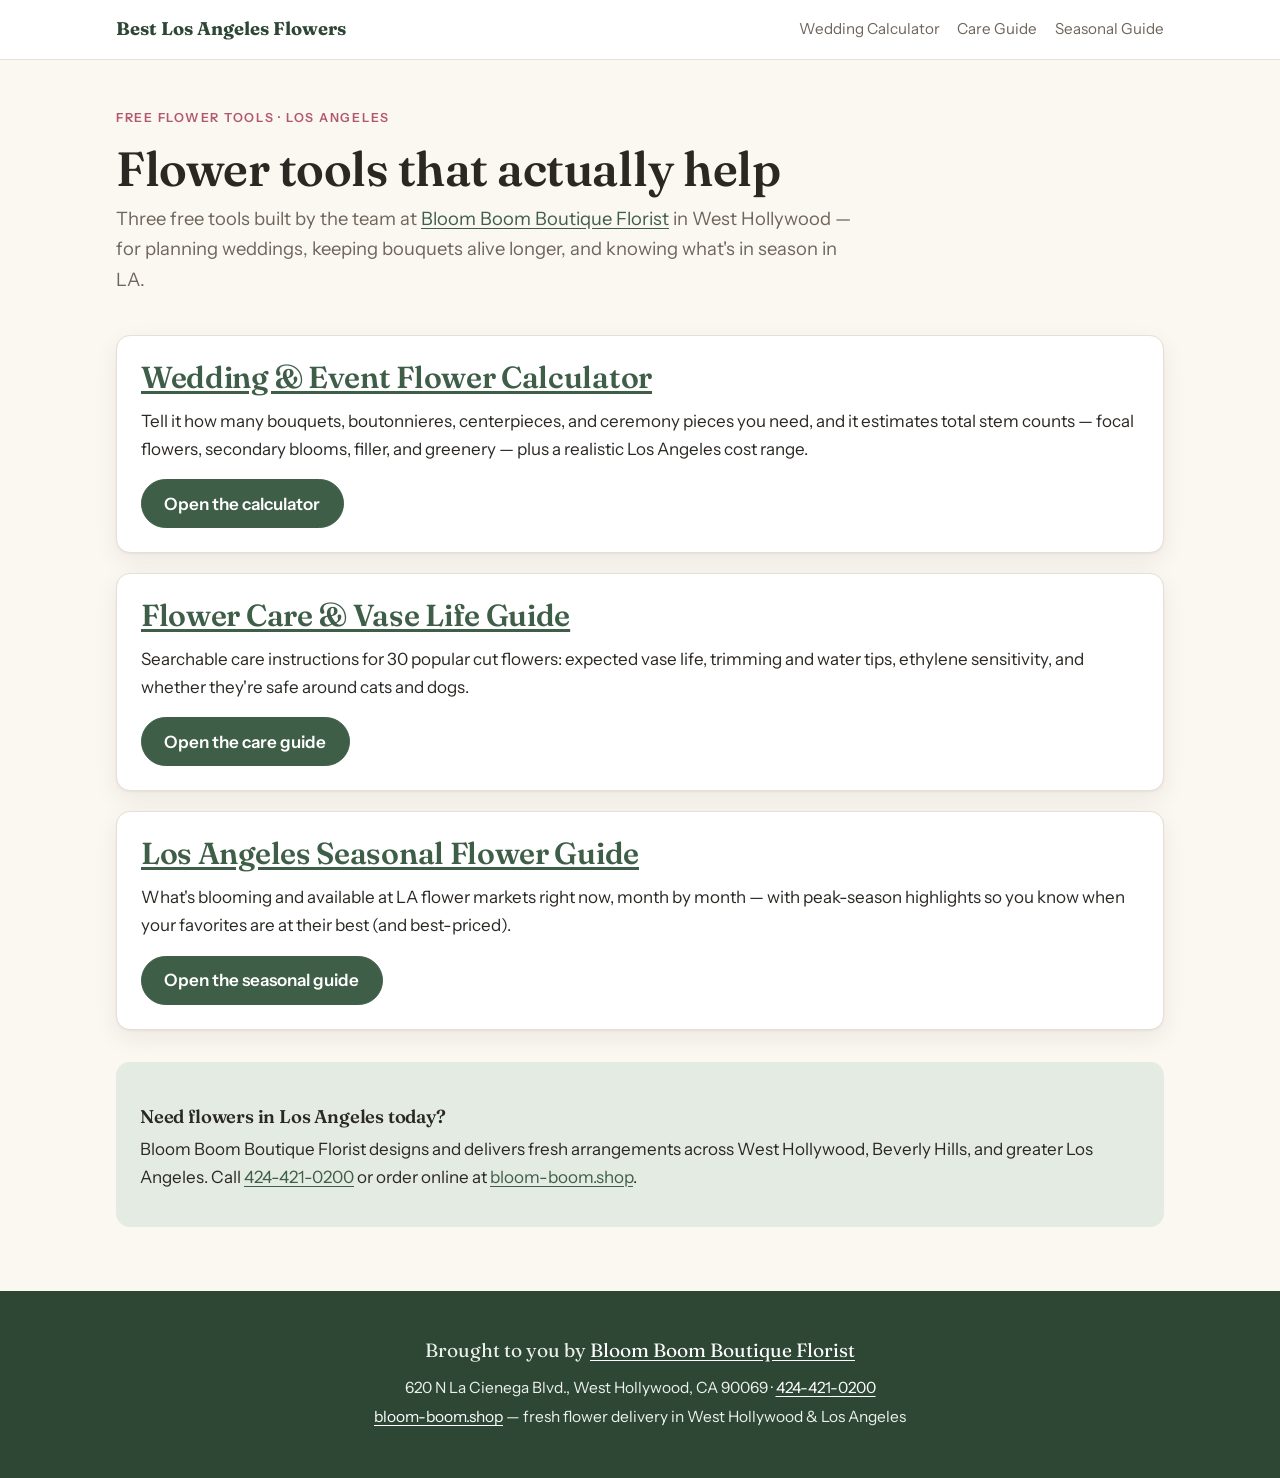
<file: index.html>
<!DOCTYPE html>
<html lang="en">
<head>
<meta charset="UTF-8">
<meta name="viewport" content="width=device-width, initial-scale=1.0">
<title>Best Los Angeles Flowers — Free Tools from Bloom Boom Boutique Florist</title>
<meta name="description" content="Free flower tools for Los Angeles: wedding flower calculator, flower care &amp; vase life guide, and LA seasonal flower guide. From Bloom Boom Boutique Florist, West Hollywood.">
<link rel="canonical" href="https://justingleader.github.io/best-los-angeles-flowers/">
<link rel="preconnect" href="https://fonts.googleapis.com">
<link rel="preconnect" href="https://fonts.gstatic.com" crossorigin>
<link href="https://fonts.googleapis.com/css2?family=Fraunces:wght@400;600;700&family=Instrument+Sans:wght@400;500;600&display=swap" rel="stylesheet">
<link rel="stylesheet" href="assets/style.css">
<script type="application/ld+json">
{
  "@context": "https://schema.org",
  "@type": "Florist",
  "name": "Bloom Boom Boutique Florist",
  "url": "https://bloom-boom.shop",
  "telephone": "+1-424-421-0200",
  "address": {
    "@type": "PostalAddress",
    "streetAddress": "620 N La Cienega Blvd.",
    "addressLocality": "West Hollywood",
    "addressRegion": "CA",
    "postalCode": "90069",
    "addressCountry": "US"
  },
  "areaServed": "Los Angeles, CA"
}
</script>
</head>
<body>

<header class="site-nav">
  <div class="container nav-inner">
    <a class="wordmark" href="./" aria-current="page">Best Los Angeles Flowers</a>
    <nav>
      <a href="wedding-flower-calculator/">Wedding Calculator</a>
      <a href="flower-care-guide/">Care Guide</a>
      <a href="la-seasonal-flowers/">Seasonal Guide</a>
    </nav>
  </div>
</header>

<main class="container">
  <div class="tool-header">
    <p class="eyebrow">Free flower tools · Los Angeles</p>
    <h1>Flower tools that actually help</h1>
    <p class="lede">Three free tools built by the team at
    <a href="https://bloom-boom.shop">Bloom Boom Boutique Florist</a> in West Hollywood —
    for planning weddings, keeping bouquets alive longer, and knowing what's in season in LA.</p>
  </div>

  <div class="card">
    <h2><a href="wedding-flower-calculator/">Wedding &amp; Event Flower Calculator</a></h2>
    <p>Tell it how many bouquets, boutonnieres, centerpieces, and ceremony pieces you need,
    and it estimates total stem counts — focal flowers, secondary blooms, filler, and greenery —
    plus a realistic Los Angeles cost range.</p>
    <a class="btn btn-primary" href="wedding-flower-calculator/">Open the calculator</a>
  </div>

  <div class="card">
    <h2><a href="flower-care-guide/">Flower Care &amp; Vase Life Guide</a></h2>
    <p>Searchable care instructions for 30 popular cut flowers: expected vase life, trimming and
    water tips, ethylene sensitivity, and whether they're safe around cats and dogs.</p>
    <a class="btn btn-primary" href="flower-care-guide/">Open the care guide</a>
  </div>

  <div class="card">
    <h2><a href="la-seasonal-flowers/">Los Angeles Seasonal Flower Guide</a></h2>
    <p>What's blooming and available at LA flower markets right now, month by month — with
    peak-season highlights so you know when your favorites are at their best (and best-priced).</p>
    <a class="btn btn-primary" href="la-seasonal-flowers/">Open the seasonal guide</a>
  </div>

  <div class="panel-soft mt-2">
    <h3>Need flowers in Los Angeles today?</h3>
    <p>Bloom Boom Boutique Florist designs and delivers fresh arrangements across West Hollywood,
    Beverly Hills, and greater Los Angeles. Call <a href="tel:+14244210200">424-421-0200</a> or
    order online at <a href="https://bloom-boom.shop">bloom-boom.shop</a>.</p>
  </div>
</main>

<footer class="site-footer">
  <p class="footer-brand">Brought to you by <a href="https://bloom-boom.shop">Bloom Boom Boutique Florist</a></p>
  <p>620 N La Cienega Blvd., West Hollywood, CA 90069 · <a href="tel:+14244210200">424-421-0200</a></p>
  <p><a href="https://bloom-boom.shop">bloom-boom.shop</a> — fresh flower delivery in West Hollywood &amp; Los Angeles</p>
</footer>

</body>
</html>
</file>
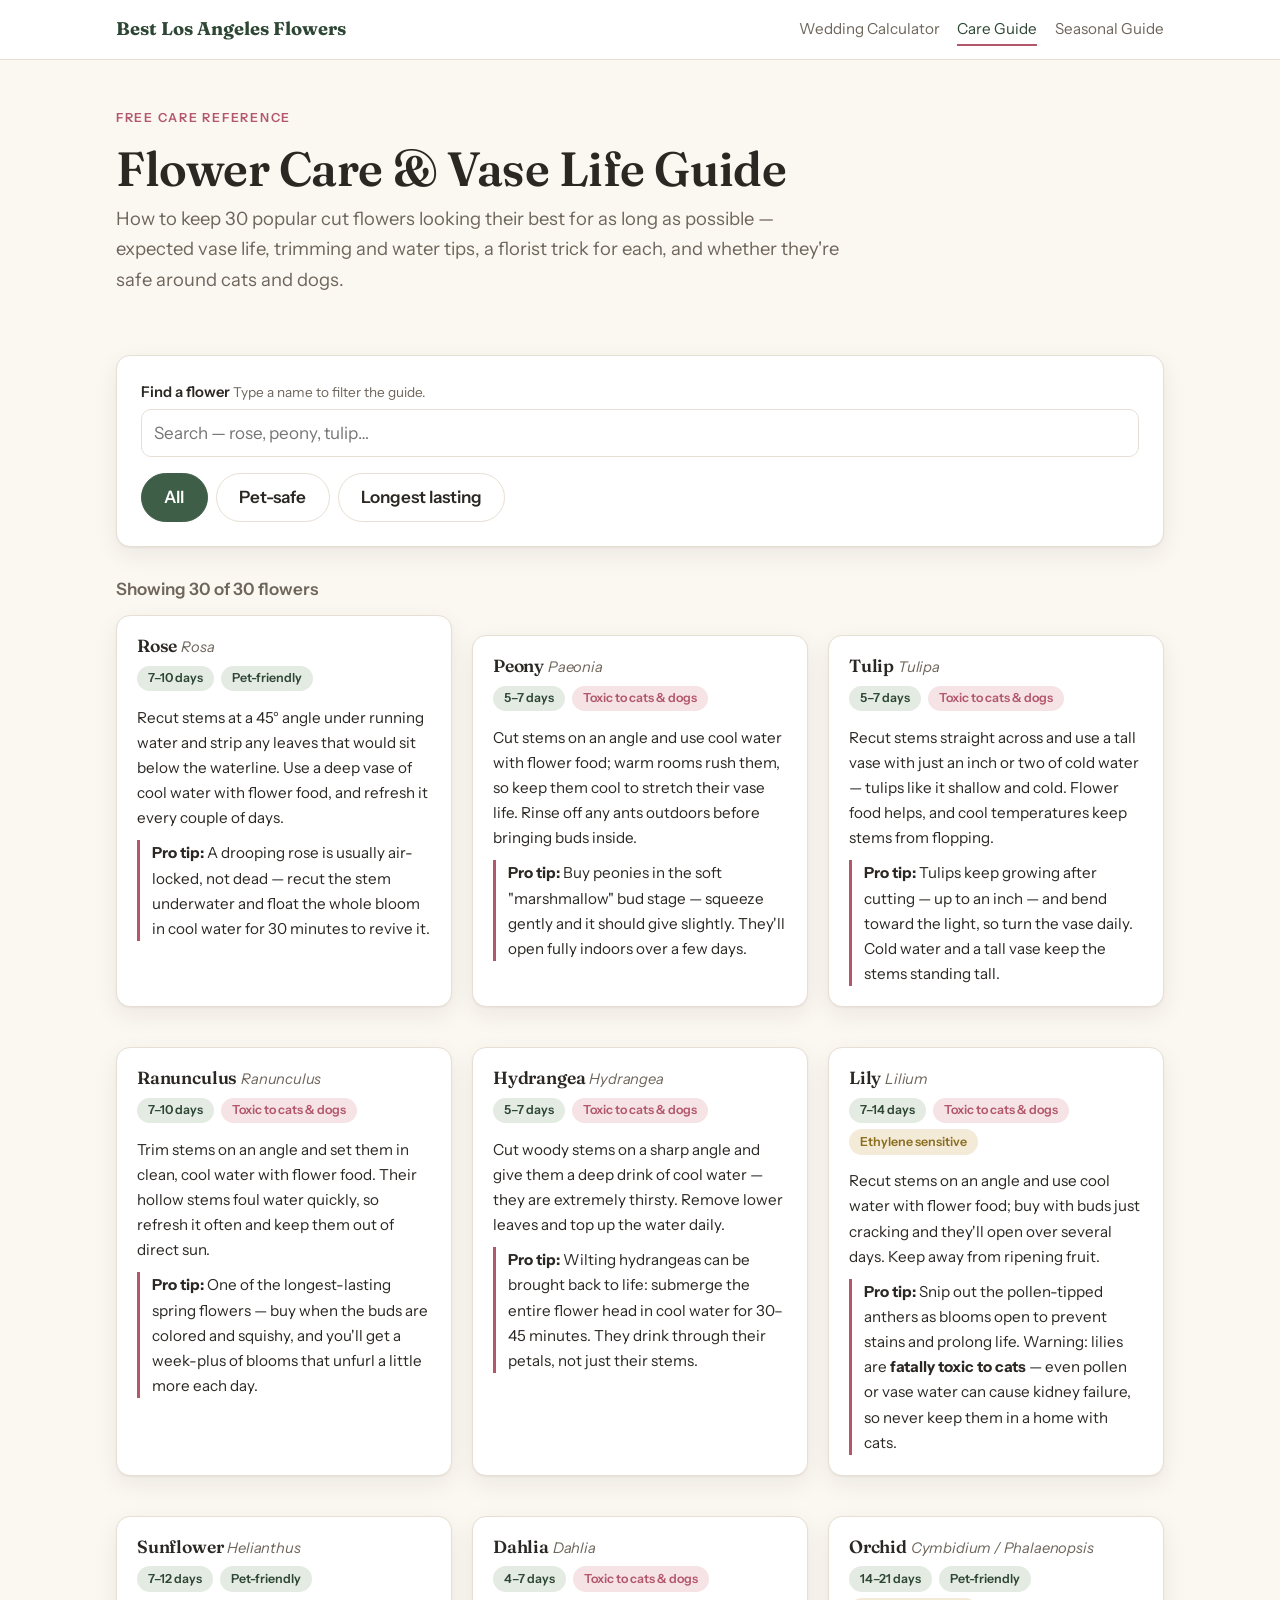
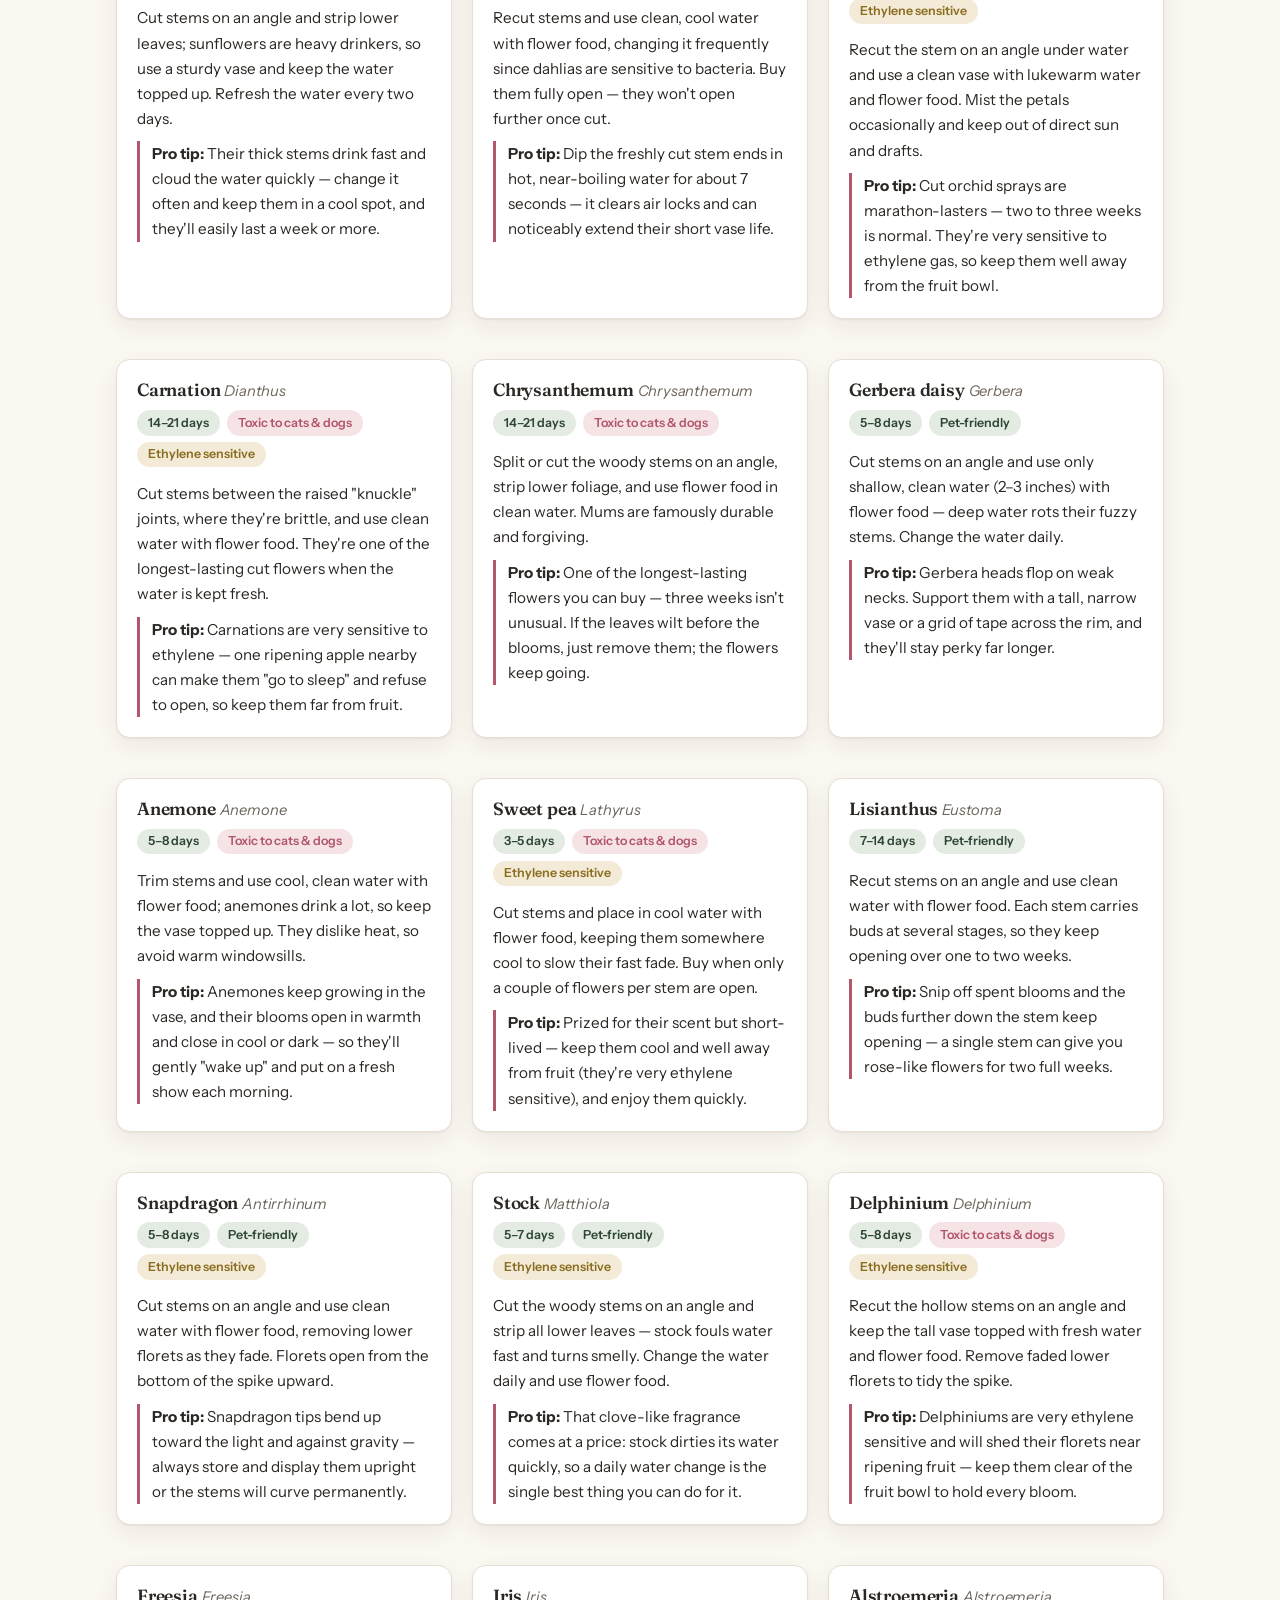
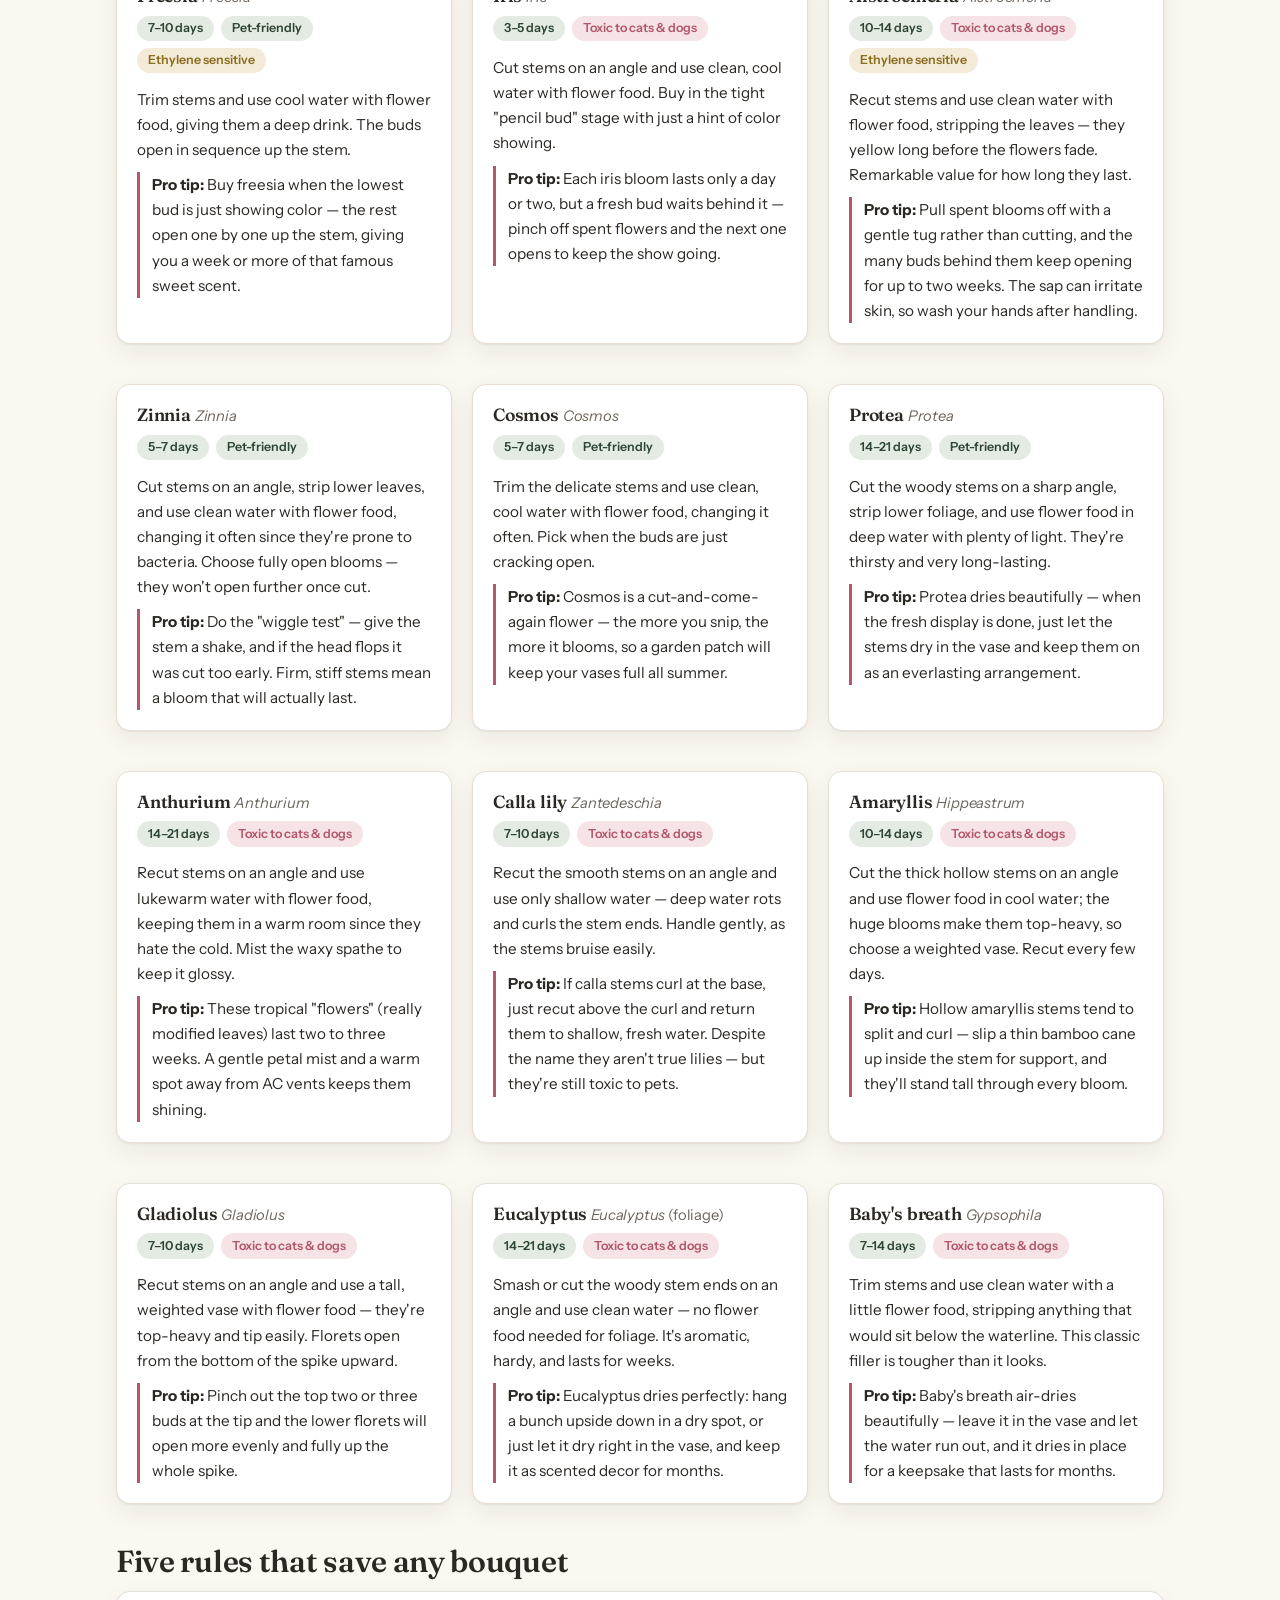
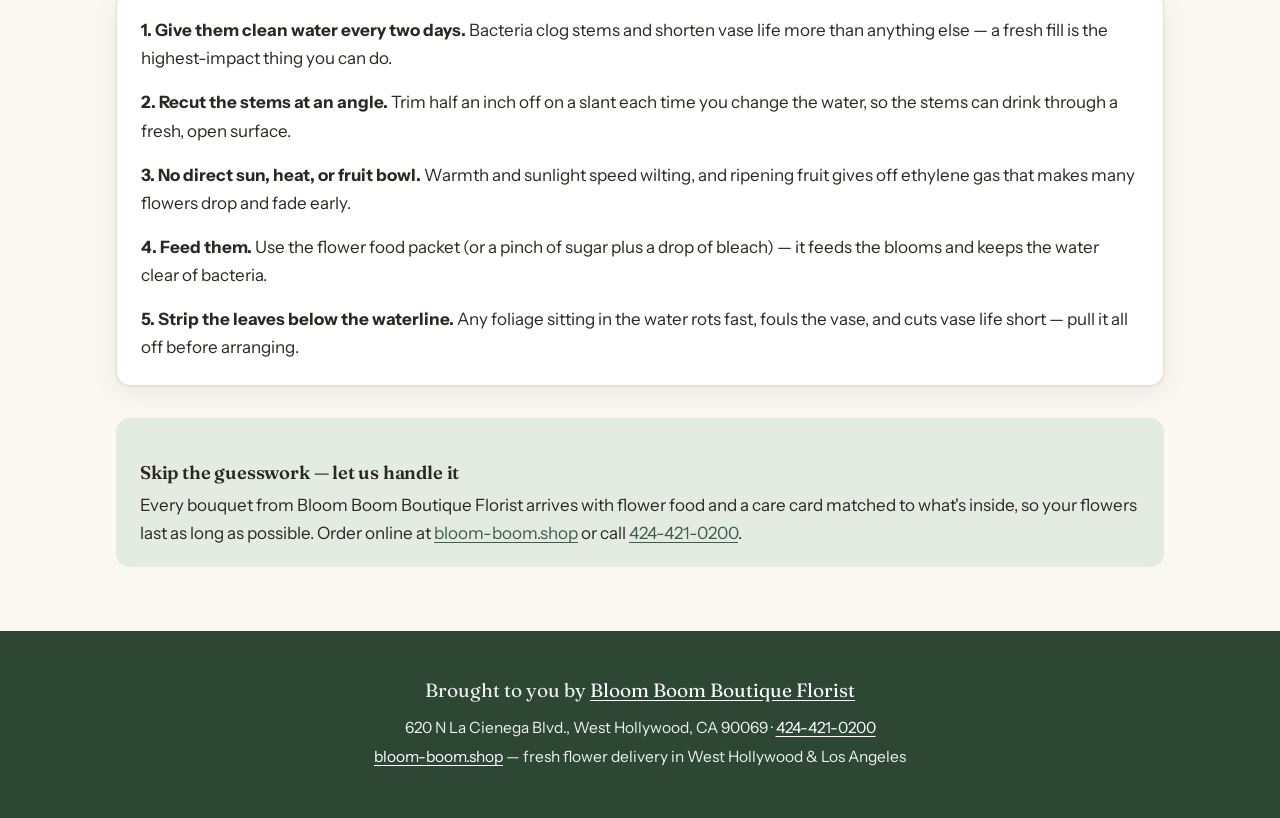
<file: flower-care-guide/index.html>
<!DOCTYPE html>
<html lang="en">
<head>
<meta charset="UTF-8">
<meta name="viewport" content="width=device-width, initial-scale=1.0">
<title>Flower Care &amp; Vase Life Guide — 30 Cut Flowers | Best Los Angeles Flowers</title>
<meta name="description" content="How to care for 30 popular cut flowers: vase life, trimming, water tips, and pet safety — from Bloom Boom Boutique Florist in West Hollywood, Los Angeles.">
<link rel="canonical" href="https://justingleader.github.io/best-los-angeles-flowers/flower-care-guide/">
<link rel="preconnect" href="https://fonts.googleapis.com">
<link rel="preconnect" href="https://fonts.gstatic.com" crossorigin>
<link href="https://fonts.googleapis.com/css2?family=Fraunces:wght@400;600;700&family=Instrument+Sans:wght@400;500;600&display=swap" rel="stylesheet">
<link rel="stylesheet" href="../assets/style.css">
<script type="application/ld+json">
{
  "@context": "https://schema.org",
  "@type": "Florist",
  "name": "Bloom Boom Boutique Florist",
  "url": "https://bloom-boom.shop",
  "telephone": "+1-424-421-0200",
  "address": {
    "@type": "PostalAddress",
    "streetAddress": "620 N La Cienega Blvd.",
    "addressLocality": "West Hollywood",
    "addressRegion": "CA",
    "postalCode": "90069",
    "addressCountry": "US"
  },
  "areaServed": "Los Angeles, CA"
}
</script>
<style>
  .controls { margin-top: 1.25rem; }
  .filter-group {
    display: flex;
    flex-wrap: wrap;
    gap: 0.5rem;
    margin-top: 1rem;
  }
  .count-line {
    margin: 1.75rem 0 0.75rem;
    font-weight: 600;
    color: var(--muted);
  }
  .flower-grid {
    display: grid;
    grid-template-columns: repeat(auto-fill, minmax(17.5rem, 1fr));
    gap: 1.25rem;
  }
  .flower-card { padding: 1.25rem; }
  .flower-card h3 {
    margin: 0 0 0.6rem;
    font-size: 1.1rem;
  }
  .flower-card h3 .genus {
    font-family: var(--font-body);
    font-weight: 400;
    color: var(--muted);
    font-size: 0.92rem;
  }
  .badge-row {
    display: flex;
    flex-wrap: wrap;
    gap: 0.4rem;
    margin-bottom: 0.85rem;
  }
  .flower-card p {
    font-size: 0.95rem;
    margin: 0 0 0.65rem;
  }
  .flower-card .pro-tip {
    margin-bottom: 0;
    border-left: 3px solid var(--rose);
    padding-left: 0.75rem;
    color: var(--ink);
  }
  .flower-card[hidden] { display: none; }
  .empty-state { margin-top: 1.25rem; }
</style>
</head>
<body>

<header class="site-nav">
  <div class="container nav-inner">
    <a class="wordmark" href="../">Best Los Angeles Flowers</a>
    <nav>
      <a href="../wedding-flower-calculator/">Wedding Calculator</a>
      <a href="../flower-care-guide/" aria-current="page">Care Guide</a>
      <a href="../la-seasonal-flowers/">Seasonal Guide</a>
    </nav>
  </div>
</header>

<main class="container">
  <div class="tool-header">
    <p class="eyebrow">Free care reference</p>
    <h1>Flower Care &amp; Vase Life Guide</h1>
    <p class="lede">How to keep 30 popular cut flowers looking their best for as long as possible —
    expected vase life, trimming and water tips, a florist trick for each, and whether they're
    safe around cats and dogs.</p>
  </div>

  <div class="card controls no-print">
    <label for="flower-search">Find a flower
      <span class="field-hint">Type a name to filter the guide.</span>
    </label>
    <input type="search" id="flower-search" placeholder="Search — rose, peony, tulip…" autocomplete="off">
    <div class="filter-group" role="group" aria-label="Filter flowers">
      <button type="button" class="btn btn-primary" data-filter="all" aria-pressed="true">All</button>
      <button type="button" class="btn" data-filter="petsafe" aria-pressed="false">Pet-safe</button>
      <button type="button" class="btn" data-filter="longest" aria-pressed="false">Longest lasting</button>
    </div>
  </div>

  <p class="count-line" id="count-line" role="status" aria-live="polite">Showing 30 of 30 flowers</p>

  <div class="flower-grid" id="flower-grid">

    <article class="card flower-card" data-name="rose" data-petsafe="true" data-vaselife-max="10">
      <h3>Rose <span class="genus"><em>Rosa</em></span></h3>
      <div class="badge-row">
        <span class="badge">7–10 days</span>
        <span class="badge">Pet-friendly</span>
      </div>
      <p>Recut stems at a 45° angle under running water and strip any leaves that would sit below the waterline. Use a deep vase of cool water with flower food, and refresh it every couple of days.</p>
      <p class="pro-tip"><strong>Pro tip:</strong> A drooping rose is usually air-locked, not dead — recut the stem underwater and float the whole bloom in cool water for 30 minutes to revive it.</p>
    </article>

    <article class="card flower-card" data-name="peony" data-petsafe="false" data-vaselife-max="7">
      <h3>Peony <span class="genus"><em>Paeonia</em></span></h3>
      <div class="badge-row">
        <span class="badge">5–7 days</span>
        <span class="badge badge-rose">Toxic to cats &amp; dogs</span>
      </div>
      <p>Cut stems on an angle and use cool water with flower food; warm rooms rush them, so keep them cool to stretch their vase life. Rinse off any ants outdoors before bringing buds inside.</p>
      <p class="pro-tip"><strong>Pro tip:</strong> Buy peonies in the soft "marshmallow" bud stage — squeeze gently and it should give slightly. They'll open fully indoors over a few days.</p>
    </article>

    <article class="card flower-card" data-name="tulip" data-petsafe="false" data-vaselife-max="7">
      <h3>Tulip <span class="genus"><em>Tulipa</em></span></h3>
      <div class="badge-row">
        <span class="badge">5–7 days</span>
        <span class="badge badge-rose">Toxic to cats &amp; dogs</span>
      </div>
      <p>Recut stems straight across and use a tall vase with just an inch or two of cold water — tulips like it shallow and cold. Flower food helps, and cool temperatures keep stems from flopping.</p>
      <p class="pro-tip"><strong>Pro tip:</strong> Tulips keep growing after cutting — up to an inch — and bend toward the light, so turn the vase daily. Cold water and a tall vase keep the stems standing tall.</p>
    </article>

    <article class="card flower-card" data-name="ranunculus" data-petsafe="false" data-vaselife-max="10">
      <h3>Ranunculus <span class="genus"><em>Ranunculus</em></span></h3>
      <div class="badge-row">
        <span class="badge">7–10 days</span>
        <span class="badge badge-rose">Toxic to cats &amp; dogs</span>
      </div>
      <p>Trim stems on an angle and set them in clean, cool water with flower food. Their hollow stems foul water quickly, so refresh it often and keep them out of direct sun.</p>
      <p class="pro-tip"><strong>Pro tip:</strong> One of the longest-lasting spring flowers — buy when the buds are colored and squishy, and you'll get a week-plus of blooms that unfurl a little more each day.</p>
    </article>

    <article class="card flower-card" data-name="hydrangea" data-petsafe="false" data-vaselife-max="7">
      <h3>Hydrangea <span class="genus"><em>Hydrangea</em></span></h3>
      <div class="badge-row">
        <span class="badge">5–7 days</span>
        <span class="badge badge-rose">Toxic to cats &amp; dogs</span>
      </div>
      <p>Cut woody stems on a sharp angle and give them a deep drink of cool water — they are extremely thirsty. Remove lower leaves and top up the water daily.</p>
      <p class="pro-tip"><strong>Pro tip:</strong> Wilting hydrangeas can be brought back to life: submerge the entire flower head in cool water for 30–45 minutes. They drink through their petals, not just their stems.</p>
    </article>

    <article class="card flower-card" data-name="lily" data-petsafe="false" data-vaselife-max="14">
      <h3>Lily <span class="genus"><em>Lilium</em></span></h3>
      <div class="badge-row">
        <span class="badge">7–14 days</span>
        <span class="badge badge-rose">Toxic to cats &amp; dogs</span>
        <span class="badge badge-gold">Ethylene sensitive</span>
      </div>
      <p>Recut stems on an angle and use cool water with flower food; buy with buds just cracking and they'll open over several days. Keep away from ripening fruit.</p>
      <p class="pro-tip"><strong>Pro tip:</strong> Snip out the pollen-tipped anthers as blooms open to prevent stains and prolong life. Warning: lilies are <strong>fatally toxic to cats</strong> — even pollen or vase water can cause kidney failure, so never keep them in a home with cats.</p>
    </article>

    <article class="card flower-card" data-name="sunflower" data-petsafe="true" data-vaselife-max="12">
      <h3>Sunflower <span class="genus"><em>Helianthus</em></span></h3>
      <div class="badge-row">
        <span class="badge">7–12 days</span>
        <span class="badge">Pet-friendly</span>
      </div>
      <p>Cut stems on an angle and strip lower leaves; sunflowers are heavy drinkers, so use a sturdy vase and keep the water topped up. Refresh the water every two days.</p>
      <p class="pro-tip"><strong>Pro tip:</strong> Their thick stems drink fast and cloud the water quickly — change it often and keep them in a cool spot, and they'll easily last a week or more.</p>
    </article>

    <article class="card flower-card" data-name="dahlia" data-petsafe="false" data-vaselife-max="7">
      <h3>Dahlia <span class="genus"><em>Dahlia</em></span></h3>
      <div class="badge-row">
        <span class="badge">4–7 days</span>
        <span class="badge badge-rose">Toxic to cats &amp; dogs</span>
      </div>
      <p>Recut stems and use clean, cool water with flower food, changing it frequently since dahlias are sensitive to bacteria. Buy them fully open — they won't open further once cut.</p>
      <p class="pro-tip"><strong>Pro tip:</strong> Dip the freshly cut stem ends in hot, near-boiling water for about 7 seconds — it clears air locks and can noticeably extend their short vase life.</p>
    </article>

    <article class="card flower-card" data-name="orchid" data-petsafe="true" data-vaselife-max="21">
      <h3>Orchid <span class="genus"><em>Cymbidium / Phalaenopsis</em></span></h3>
      <div class="badge-row">
        <span class="badge">14–21 days</span>
        <span class="badge">Pet-friendly</span>
        <span class="badge badge-gold">Ethylene sensitive</span>
      </div>
      <p>Recut the stem on an angle under water and use a clean vase with lukewarm water and flower food. Mist the petals occasionally and keep out of direct sun and drafts.</p>
      <p class="pro-tip"><strong>Pro tip:</strong> Cut orchid sprays are marathon-lasters — two to three weeks is normal. They're very sensitive to ethylene gas, so keep them well away from the fruit bowl.</p>
    </article>

    <article class="card flower-card" data-name="carnation" data-petsafe="false" data-vaselife-max="21">
      <h3>Carnation <span class="genus"><em>Dianthus</em></span></h3>
      <div class="badge-row">
        <span class="badge">14–21 days</span>
        <span class="badge badge-rose">Toxic to cats &amp; dogs</span>
        <span class="badge badge-gold">Ethylene sensitive</span>
      </div>
      <p>Cut stems between the raised "knuckle" joints, where they're brittle, and use clean water with flower food. They're one of the longest-lasting cut flowers when the water is kept fresh.</p>
      <p class="pro-tip"><strong>Pro tip:</strong> Carnations are very sensitive to ethylene — one ripening apple nearby can make them "go to sleep" and refuse to open, so keep them far from fruit.</p>
    </article>

    <article class="card flower-card" data-name="chrysanthemum" data-petsafe="false" data-vaselife-max="21">
      <h3>Chrysanthemum <span class="genus"><em>Chrysanthemum</em></span></h3>
      <div class="badge-row">
        <span class="badge">14–21 days</span>
        <span class="badge badge-rose">Toxic to cats &amp; dogs</span>
      </div>
      <p>Split or cut the woody stems on an angle, strip lower foliage, and use flower food in clean water. Mums are famously durable and forgiving.</p>
      <p class="pro-tip"><strong>Pro tip:</strong> One of the longest-lasting flowers you can buy — three weeks isn't unusual. If the leaves wilt before the blooms, just remove them; the flowers keep going.</p>
    </article>

    <article class="card flower-card" data-name="gerbera daisy" data-petsafe="true" data-vaselife-max="8">
      <h3>Gerbera daisy <span class="genus"><em>Gerbera</em></span></h3>
      <div class="badge-row">
        <span class="badge">5–8 days</span>
        <span class="badge">Pet-friendly</span>
      </div>
      <p>Cut stems on an angle and use only shallow, clean water (2–3 inches) with flower food — deep water rots their fuzzy stems. Change the water daily.</p>
      <p class="pro-tip"><strong>Pro tip:</strong> Gerbera heads flop on weak necks. Support them with a tall, narrow vase or a grid of tape across the rim, and they'll stay perky far longer.</p>
    </article>

    <article class="card flower-card" data-name="anemone" data-petsafe="false" data-vaselife-max="8">
      <h3>Anemone <span class="genus"><em>Anemone</em></span></h3>
      <div class="badge-row">
        <span class="badge">5–8 days</span>
        <span class="badge badge-rose">Toxic to cats &amp; dogs</span>
      </div>
      <p>Trim stems and use cool, clean water with flower food; anemones drink a lot, so keep the vase topped up. They dislike heat, so avoid warm windowsills.</p>
      <p class="pro-tip"><strong>Pro tip:</strong> Anemones keep growing in the vase, and their blooms open in warmth and close in cool or dark — so they'll gently "wake up" and put on a fresh show each morning.</p>
    </article>

    <article class="card flower-card" data-name="sweet pea" data-petsafe="false" data-vaselife-max="5">
      <h3>Sweet pea <span class="genus"><em>Lathyrus</em></span></h3>
      <div class="badge-row">
        <span class="badge">3–5 days</span>
        <span class="badge badge-rose">Toxic to cats &amp; dogs</span>
        <span class="badge badge-gold">Ethylene sensitive</span>
      </div>
      <p>Cut stems and place in cool water with flower food, keeping them somewhere cool to slow their fast fade. Buy when only a couple of flowers per stem are open.</p>
      <p class="pro-tip"><strong>Pro tip:</strong> Prized for their scent but short-lived — keep them cool and well away from fruit (they're very ethylene sensitive), and enjoy them quickly.</p>
    </article>

    <article class="card flower-card" data-name="lisianthus" data-petsafe="true" data-vaselife-max="14">
      <h3>Lisianthus <span class="genus"><em>Eustoma</em></span></h3>
      <div class="badge-row">
        <span class="badge">7–14 days</span>
        <span class="badge">Pet-friendly</span>
      </div>
      <p>Recut stems on an angle and use clean water with flower food. Each stem carries buds at several stages, so they keep opening over one to two weeks.</p>
      <p class="pro-tip"><strong>Pro tip:</strong> Snip off spent blooms and the buds further down the stem keep opening — a single stem can give you rose-like flowers for two full weeks.</p>
    </article>

    <article class="card flower-card" data-name="snapdragon" data-petsafe="true" data-vaselife-max="8">
      <h3>Snapdragon <span class="genus"><em>Antirrhinum</em></span></h3>
      <div class="badge-row">
        <span class="badge">5–8 days</span>
        <span class="badge">Pet-friendly</span>
        <span class="badge badge-gold">Ethylene sensitive</span>
      </div>
      <p>Cut stems on an angle and use clean water with flower food, removing lower florets as they fade. Florets open from the bottom of the spike upward.</p>
      <p class="pro-tip"><strong>Pro tip:</strong> Snapdragon tips bend up toward the light and against gravity — always store and display them upright or the stems will curve permanently.</p>
    </article>

    <article class="card flower-card" data-name="stock" data-petsafe="true" data-vaselife-max="7">
      <h3>Stock <span class="genus"><em>Matthiola</em></span></h3>
      <div class="badge-row">
        <span class="badge">5–7 days</span>
        <span class="badge">Pet-friendly</span>
        <span class="badge badge-gold">Ethylene sensitive</span>
      </div>
      <p>Cut the woody stems on an angle and strip all lower leaves — stock fouls water fast and turns smelly. Change the water daily and use flower food.</p>
      <p class="pro-tip"><strong>Pro tip:</strong> That clove-like fragrance comes at a price: stock dirties its water quickly, so a daily water change is the single best thing you can do for it.</p>
    </article>

    <article class="card flower-card" data-name="delphinium" data-petsafe="false" data-vaselife-max="8">
      <h3>Delphinium <span class="genus"><em>Delphinium</em></span></h3>
      <div class="badge-row">
        <span class="badge">5–8 days</span>
        <span class="badge badge-rose">Toxic to cats &amp; dogs</span>
        <span class="badge badge-gold">Ethylene sensitive</span>
      </div>
      <p>Recut the hollow stems on an angle and keep the tall vase topped with fresh water and flower food. Remove faded lower florets to tidy the spike.</p>
      <p class="pro-tip"><strong>Pro tip:</strong> Delphiniums are very ethylene sensitive and will shed their florets near ripening fruit — keep them clear of the fruit bowl to hold every bloom.</p>
    </article>

    <article class="card flower-card" data-name="freesia" data-petsafe="true" data-vaselife-max="10">
      <h3>Freesia <span class="genus"><em>Freesia</em></span></h3>
      <div class="badge-row">
        <span class="badge">7–10 days</span>
        <span class="badge">Pet-friendly</span>
        <span class="badge badge-gold">Ethylene sensitive</span>
      </div>
      <p>Trim stems and use cool water with flower food, giving them a deep drink. The buds open in sequence up the stem.</p>
      <p class="pro-tip"><strong>Pro tip:</strong> Buy freesia when the lowest bud is just showing color — the rest open one by one up the stem, giving you a week or more of that famous sweet scent.</p>
    </article>

    <article class="card flower-card" data-name="iris" data-petsafe="false" data-vaselife-max="5">
      <h3>Iris <span class="genus"><em>Iris</em></span></h3>
      <div class="badge-row">
        <span class="badge">3–5 days</span>
        <span class="badge badge-rose">Toxic to cats &amp; dogs</span>
      </div>
      <p>Cut stems on an angle and use clean, cool water with flower food. Buy in the tight "pencil bud" stage with just a hint of color showing.</p>
      <p class="pro-tip"><strong>Pro tip:</strong> Each iris bloom lasts only a day or two, but a fresh bud waits behind it — pinch off spent flowers and the next one opens to keep the show going.</p>
    </article>

    <article class="card flower-card" data-name="alstroemeria" data-petsafe="false" data-vaselife-max="14">
      <h3>Alstroemeria <span class="genus"><em>Alstroemeria</em></span></h3>
      <div class="badge-row">
        <span class="badge">10–14 days</span>
        <span class="badge badge-rose">Toxic to cats &amp; dogs</span>
        <span class="badge badge-gold">Ethylene sensitive</span>
      </div>
      <p>Recut stems and use clean water with flower food, stripping the leaves — they yellow long before the flowers fade. Remarkable value for how long they last.</p>
      <p class="pro-tip"><strong>Pro tip:</strong> Pull spent blooms off with a gentle tug rather than cutting, and the many buds behind them keep opening for up to two weeks. The sap can irritate skin, so wash your hands after handling.</p>
    </article>

    <article class="card flower-card" data-name="zinnia" data-petsafe="true" data-vaselife-max="7">
      <h3>Zinnia <span class="genus"><em>Zinnia</em></span></h3>
      <div class="badge-row">
        <span class="badge">5–7 days</span>
        <span class="badge">Pet-friendly</span>
      </div>
      <p>Cut stems on an angle, strip lower leaves, and use clean water with flower food, changing it often since they're prone to bacteria. Choose fully open blooms — they won't open further once cut.</p>
      <p class="pro-tip"><strong>Pro tip:</strong> Do the "wiggle test" — give the stem a shake, and if the head flops it was cut too early. Firm, stiff stems mean a bloom that will actually last.</p>
    </article>

    <article class="card flower-card" data-name="cosmos" data-petsafe="true" data-vaselife-max="7">
      <h3>Cosmos <span class="genus"><em>Cosmos</em></span></h3>
      <div class="badge-row">
        <span class="badge">5–7 days</span>
        <span class="badge">Pet-friendly</span>
      </div>
      <p>Trim the delicate stems and use clean, cool water with flower food, changing it often. Pick when the buds are just cracking open.</p>
      <p class="pro-tip"><strong>Pro tip:</strong> Cosmos is a cut-and-come-again flower — the more you snip, the more it blooms, so a garden patch will keep your vases full all summer.</p>
    </article>

    <article class="card flower-card" data-name="protea" data-petsafe="true" data-vaselife-max="21">
      <h3>Protea <span class="genus"><em>Protea</em></span></h3>
      <div class="badge-row">
        <span class="badge">14–21 days</span>
        <span class="badge">Pet-friendly</span>
      </div>
      <p>Cut the woody stems on a sharp angle, strip lower foliage, and use flower food in deep water with plenty of light. They're thirsty and very long-lasting.</p>
      <p class="pro-tip"><strong>Pro tip:</strong> Protea dries beautifully — when the fresh display is done, just let the stems dry in the vase and keep them on as an everlasting arrangement.</p>
    </article>

    <article class="card flower-card" data-name="anthurium" data-petsafe="false" data-vaselife-max="21">
      <h3>Anthurium <span class="genus"><em>Anthurium</em></span></h3>
      <div class="badge-row">
        <span class="badge">14–21 days</span>
        <span class="badge badge-rose">Toxic to cats &amp; dogs</span>
      </div>
      <p>Recut stems on an angle and use lukewarm water with flower food, keeping them in a warm room since they hate the cold. Mist the waxy spathe to keep it glossy.</p>
      <p class="pro-tip"><strong>Pro tip:</strong> These tropical "flowers" (really modified leaves) last two to three weeks. A gentle petal mist and a warm spot away from AC vents keeps them shining.</p>
    </article>

    <article class="card flower-card" data-name="calla lily" data-petsafe="false" data-vaselife-max="10">
      <h3>Calla lily <span class="genus"><em>Zantedeschia</em></span></h3>
      <div class="badge-row">
        <span class="badge">7–10 days</span>
        <span class="badge badge-rose">Toxic to cats &amp; dogs</span>
      </div>
      <p>Recut the smooth stems on an angle and use only shallow water — deep water rots and curls the stem ends. Handle gently, as the stems bruise easily.</p>
      <p class="pro-tip"><strong>Pro tip:</strong> If calla stems curl at the base, just recut above the curl and return them to shallow, fresh water. Despite the name they aren't true lilies — but they're still toxic to pets.</p>
    </article>

    <article class="card flower-card" data-name="amaryllis" data-petsafe="false" data-vaselife-max="14">
      <h3>Amaryllis <span class="genus"><em>Hippeastrum</em></span></h3>
      <div class="badge-row">
        <span class="badge">10–14 days</span>
        <span class="badge badge-rose">Toxic to cats &amp; dogs</span>
      </div>
      <p>Cut the thick hollow stems on an angle and use flower food in cool water; the huge blooms make them top-heavy, so choose a weighted vase. Recut every few days.</p>
      <p class="pro-tip"><strong>Pro tip:</strong> Hollow amaryllis stems tend to split and curl — slip a thin bamboo cane up inside the stem for support, and they'll stand tall through every bloom.</p>
    </article>

    <article class="card flower-card" data-name="gladiolus" data-petsafe="false" data-vaselife-max="10">
      <h3>Gladiolus <span class="genus"><em>Gladiolus</em></span></h3>
      <div class="badge-row">
        <span class="badge">7–10 days</span>
        <span class="badge badge-rose">Toxic to cats &amp; dogs</span>
      </div>
      <p>Recut stems on an angle and use a tall, weighted vase with flower food — they're top-heavy and tip easily. Florets open from the bottom of the spike upward.</p>
      <p class="pro-tip"><strong>Pro tip:</strong> Pinch out the top two or three buds at the tip and the lower florets will open more evenly and fully up the whole spike.</p>
    </article>

    <article class="card flower-card" data-name="eucalyptus" data-petsafe="false" data-vaselife-max="21">
      <h3>Eucalyptus <span class="genus"><em>Eucalyptus</em> (foliage)</span></h3>
      <div class="badge-row">
        <span class="badge">14–21 days</span>
        <span class="badge badge-rose">Toxic to cats &amp; dogs</span>
      </div>
      <p>Smash or cut the woody stem ends on an angle and use clean water — no flower food needed for foliage. It's aromatic, hardy, and lasts for weeks.</p>
      <p class="pro-tip"><strong>Pro tip:</strong> Eucalyptus dries perfectly: hang a bunch upside down in a dry spot, or just let it dry right in the vase, and keep it as scented decor for months.</p>
    </article>

    <article class="card flower-card" data-name="baby's breath gypsophila" data-petsafe="false" data-vaselife-max="14">
      <h3>Baby's breath <span class="genus"><em>Gypsophila</em></span></h3>
      <div class="badge-row">
        <span class="badge">7–14 days</span>
        <span class="badge badge-rose">Toxic to cats &amp; dogs</span>
      </div>
      <p>Trim stems and use clean water with a little flower food, stripping anything that would sit below the waterline. This classic filler is tougher than it looks.</p>
      <p class="pro-tip"><strong>Pro tip:</strong> Baby's breath air-dries beautifully — leave it in the vase and let the water run out, and it dries in place for a keepsake that lasts for months.</p>
    </article>

  </div>

  <div class="card center empty-state no-print" id="empty-state" hidden>
    <p><strong>No flowers match</strong> your search and filters.</p>
    <button type="button" class="btn btn-primary" id="reset-btn">Clear search &amp; filters</button>
  </div>

  <h2>Five rules that save any bouquet</h2>
  <div class="card">
    <p><strong>1. Give them clean water every two days.</strong> Bacteria clog stems and shorten vase life more than anything else — a fresh fill is the highest-impact thing you can do.</p>
    <p><strong>2. Recut the stems at an angle.</strong> Trim half an inch off on a slant each time you change the water, so the stems can drink through a fresh, open surface.</p>
    <p><strong>3. No direct sun, heat, or fruit bowl.</strong> Warmth and sunlight speed wilting, and ripening fruit gives off ethylene gas that makes many flowers drop and fade early.</p>
    <p><strong>4. Feed them.</strong> Use the flower food packet (or a pinch of sugar plus a drop of bleach) — it feeds the blooms and keeps the water clear of bacteria.</p>
    <p style="margin-bottom:0;"><strong>5. Strip the leaves below the waterline.</strong> Any foliage sitting in the water rots fast, fouls the vase, and cuts vase life short — pull it all off before arranging.</p>
  </div>

  <div class="panel-soft mt-2">
    <h3>Skip the guesswork — let us handle it</h3>
    <p style="margin-bottom:0;">Every bouquet from Bloom Boom Boutique Florist arrives with flower food and a care card matched to
    what's inside, so your flowers last as long as possible. Order online at
    <a href="https://bloom-boom.shop">bloom-boom.shop</a> or call
    <a href="tel:+14244210200">424-421-0200</a>.</p>
  </div>
</main>

<footer class="site-footer">
  <p class="footer-brand">Brought to you by <a href="https://bloom-boom.shop">Bloom Boom Boutique Florist</a></p>
  <p>620 N La Cienega Blvd., West Hollywood, CA 90069 · <a href="tel:+14244210200">424-421-0200</a></p>
  <p><a href="https://bloom-boom.shop">bloom-boom.shop</a> — fresh flower delivery in West Hollywood &amp; Los Angeles</p>
</footer>

<script>
(function () {
  var search = document.getElementById('flower-search');
  var grid = document.getElementById('flower-grid');
  var cards = Array.prototype.slice.call(grid.querySelectorAll('.flower-card'));
  var countLine = document.getElementById('count-line');
  var emptyState = document.getElementById('empty-state');
  var filterBtns = Array.prototype.slice.call(document.querySelectorAll('[data-filter]'));
  var total = cards.length;
  var activeFilter = 'all';

  function apply() {
    var q = search.value.trim().toLowerCase();
    var shown = 0;
    cards.forEach(function (card) {
      var match = card.dataset.name.indexOf(q) !== -1;
      if (match && activeFilter === 'petsafe') match = card.dataset.petsafe === 'true';
      if (match && activeFilter === 'longest') match = parseInt(card.dataset.vaselifeMax, 10) >= 10;
      card.hidden = !match;
      if (match) shown++;
    });
    countLine.textContent = 'Showing ' + shown + ' of ' + total + ' flowers';
    emptyState.hidden = shown !== 0;
  }

  function setFilter(name) {
    activeFilter = name;
    filterBtns.forEach(function (b) {
      var on = b.dataset.filter === name;
      b.classList.toggle('btn-primary', on);
      b.setAttribute('aria-pressed', on ? 'true' : 'false');
    });
    apply();
  }

  search.addEventListener('input', apply);
  filterBtns.forEach(function (btn) {
    btn.addEventListener('click', function () { setFilter(btn.dataset.filter); });
  });
  document.getElementById('reset-btn').addEventListener('click', function () {
    search.value = '';
    setFilter('all');
  });
})();
</script>

</body>
</html>
</file>
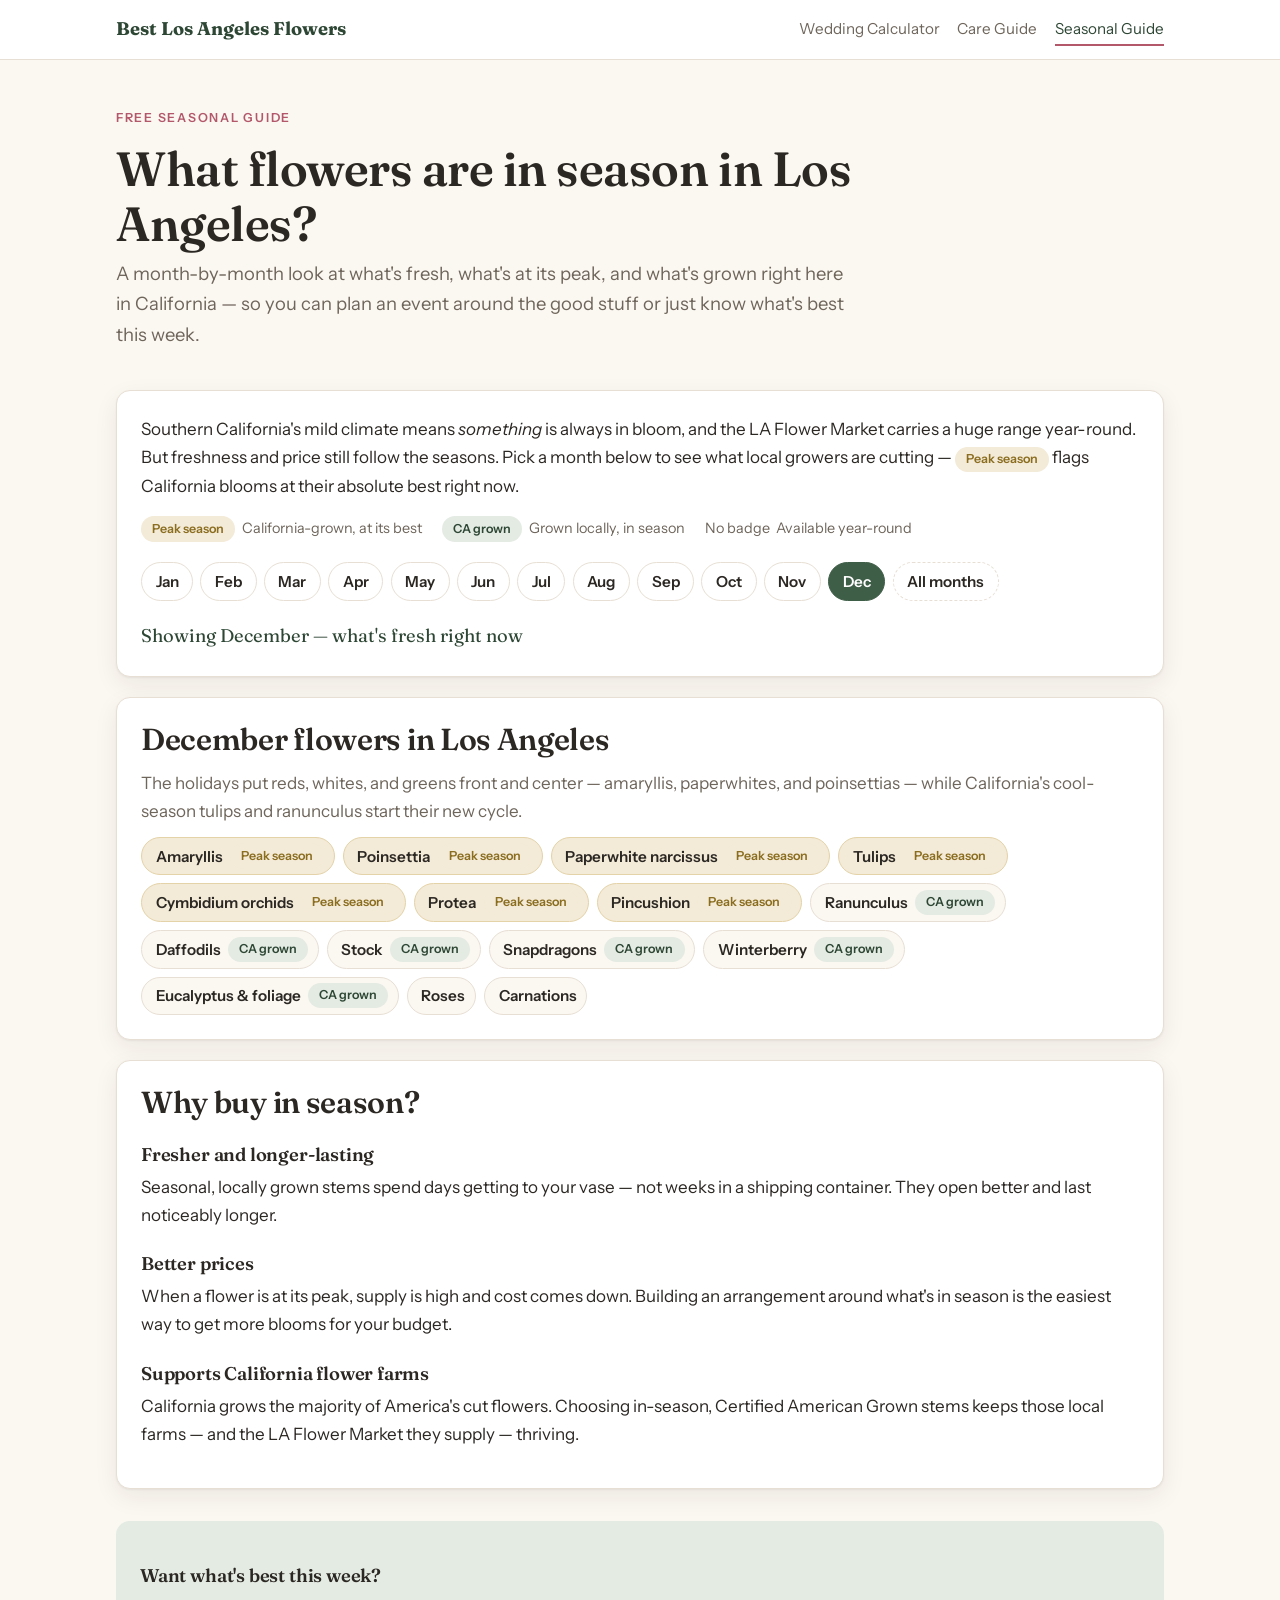
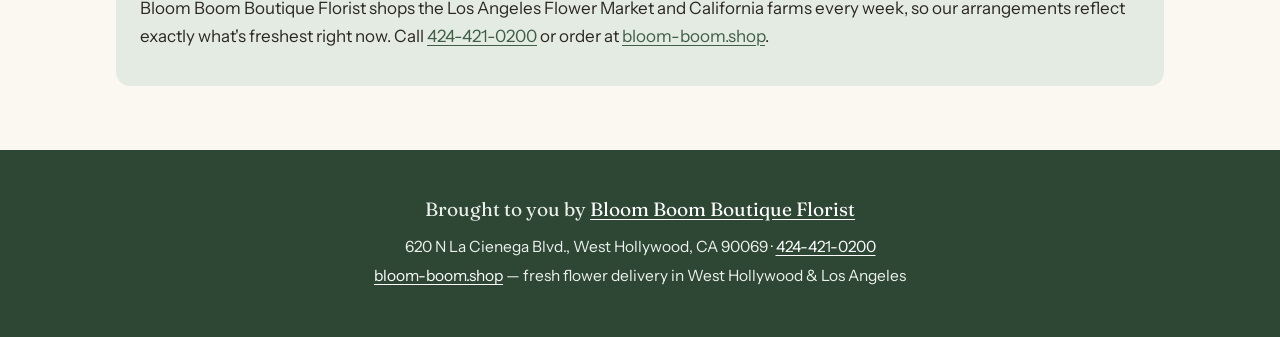
<file: la-seasonal-flowers/index.html>
<!DOCTYPE html>
<html lang="en">
<head>
<meta charset="UTF-8">
<meta name="viewport" content="width=device-width, initial-scale=1.0">
<title>What Flowers Are in Season in Los Angeles? Month-by-Month Guide | Best Los Angeles Flowers</title>
<meta name="description" content="Month-by-month guide to seasonal flowers in Los Angeles and Southern California — what's fresh, what's at peak, and what's California-grown. From Bloom Boom Boutique Florist, West Hollywood.">
<link rel="canonical" href="https://justingleader.github.io/best-los-angeles-flowers/la-seasonal-flowers/">
<link rel="preconnect" href="https://fonts.googleapis.com">
<link rel="preconnect" href="https://fonts.gstatic.com" crossorigin>
<link href="https://fonts.googleapis.com/css2?family=Fraunces:wght@400;600;700&family=Instrument+Sans:wght@400;500;600&display=swap" rel="stylesheet">
<link rel="stylesheet" href="../assets/style.css">
<script type="application/ld+json">
{
  "@context": "https://schema.org",
  "@type": "Florist",
  "name": "Bloom Boom Boutique Florist",
  "url": "https://bloom-boom.shop",
  "telephone": "+1-424-421-0200",
  "address": {
    "@type": "PostalAddress",
    "streetAddress": "620 N La Cienega Blvd.",
    "addressLocality": "West Hollywood",
    "addressRegion": "CA",
    "postalCode": "90069",
    "addressCountry": "US"
  },
  "areaServed": "Los Angeles, CA"
}
</script>
<style>
  /* Page-specific: month picker + flower chips */
  .badge-legend {
    display: flex; flex-wrap: wrap; gap: .35rem 1.25rem; align-items: center;
    font-size: .9rem; color: var(--muted); margin: 1rem 0 0;
  }
  .badge-legend .legend-item { display: inline-flex; align-items: center; gap: .4rem; }

  .month-picker { display: flex; flex-wrap: wrap; gap: .45rem; margin-top: 1.25rem; }
  .pill {
    font: inherit; font-weight: 600; font-size: .95rem; cursor: pointer;
    border: 1px solid var(--line); background: var(--surface); color: var(--ink);
    border-radius: 999px; padding: .4rem .85rem;
    transition: background .15s ease, color .15s ease, border-color .15s ease;
  }
  .pill:hover { background: var(--gold-soft); }
  .pill[aria-pressed="true"] { background: var(--green); border-color: var(--green); color: #fff; }
  .pill-all { border-style: dashed; }
  .pill-all[aria-pressed="true"] { background: var(--rose); border-color: var(--rose); color: #fff; }

  .status-line {
    font-family: var(--font-display); font-size: 1.15rem; color: var(--green-dark);
    margin: 1.25rem 0 0; min-height: 1.4em;
  }

  .chip-grid { list-style: none; margin: .75rem 0 0; padding: 0; display: flex; flex-wrap: wrap; gap: .5rem; }
  .chip {
    display: inline-flex; align-items: center; gap: .45rem;
    background: var(--bg); border: 1px solid var(--line); border-radius: 999px;
    padding: .35rem .6rem .35rem .85rem; font-size: .95rem;
  }
  .chip .flower-name { font-weight: 600; }
  .chip:has(.badge-gold) { border-color: #E4D3A8; background: var(--gold-soft); }

  .month-section .intro { color: var(--muted); margin: .25rem 0 0; }
  .is-hidden { display: none; }
</style>
</head>
<body>

<header class="site-nav">
  <div class="container nav-inner">
    <a class="wordmark" href="../">Best Los Angeles Flowers</a>
    <nav>
      <a href="../wedding-flower-calculator/">Wedding Calculator</a>
      <a href="../flower-care-guide/">Care Guide</a>
      <a href="../la-seasonal-flowers/" aria-current="page">Seasonal Guide</a>
    </nav>
  </div>
</header>

<main class="container">
  <div class="tool-header">
    <p class="eyebrow">Free seasonal guide</p>
    <h1>What flowers are in season in Los Angeles?</h1>
    <p class="lede">A month-by-month look at what's fresh, what's at its peak, and what's grown
    right here in California — so you can plan an event around the good stuff or just know what's
    best this week.</p>
  </div>

  <div class="card">
    <p>Southern California's mild climate means <em>something</em> is always in bloom, and the LA
    Flower Market carries a huge range year-round. But freshness and price still follow the seasons.
    Pick a month below to see what local growers are cutting — <span class="badge badge-gold">Peak
    season</span> flags California blooms at their absolute best right now.</p>
    <div class="badge-legend">
      <span class="legend-item"><span class="badge badge-gold">Peak season</span> California-grown, at its best</span>
      <span class="legend-item"><span class="badge">CA grown</span> Grown locally, in season</span>
      <span class="legend-item"><span class="muted">No badge</span> Available year-round</span>
    </div>
    <div class="month-picker" role="group" aria-label="Choose a month">
      <button class="pill" data-month="0" aria-pressed="false">Jan</button>
      <button class="pill" data-month="1" aria-pressed="false">Feb</button>
      <button class="pill" data-month="2" aria-pressed="false">Mar</button>
      <button class="pill" data-month="3" aria-pressed="false">Apr</button>
      <button class="pill" data-month="4" aria-pressed="false">May</button>
      <button class="pill" data-month="5" aria-pressed="false">Jun</button>
      <button class="pill" data-month="6" aria-pressed="false">Jul</button>
      <button class="pill" data-month="7" aria-pressed="false">Aug</button>
      <button class="pill" data-month="8" aria-pressed="false">Sep</button>
      <button class="pill" data-month="9" aria-pressed="false">Oct</button>
      <button class="pill" data-month="10" aria-pressed="false">Nov</button>
      <button class="pill" data-month="11" aria-pressed="false">Dec</button>
      <button class="pill pill-all" id="allMonthsBtn" aria-pressed="false">All months</button>
    </div>
    <p class="status-line" id="statusLine" aria-live="polite">Showing every month below.</p>
  </div>

  <!-- JANUARY -->
  <section class="card month-section" data-month="0">
    <h2>January flowers in Los Angeles</h2>
    <p class="intro">The market feels calm after the holidays while cool-season growers hit their
    stride — ranunculus and anemones arrive in every color, and California tulips and daffodils
    are already showing up.</p>
    <ul class="chip-grid">
      <li class="chip"><span class="flower-name">Ranunculus</span> <span class="badge badge-gold">Peak season</span></li>
      <li class="chip"><span class="flower-name">Anemones</span> <span class="badge badge-gold">Peak season</span></li>
      <li class="chip"><span class="flower-name">Tulips</span> <span class="badge badge-gold">Peak season</span></li>
      <li class="chip"><span class="flower-name">Daffodils</span> <span class="badge badge-gold">Peak season</span></li>
      <li class="chip"><span class="flower-name">Paperwhite narcissus</span> <span class="badge badge-gold">Peak season</span></li>
      <li class="chip"><span class="flower-name">Cymbidium orchids</span> <span class="badge badge-gold">Peak season</span></li>
      <li class="chip"><span class="flower-name">Stock</span> <span class="badge badge-gold">Peak season</span></li>
      <li class="chip"><span class="flower-name">Snapdragons</span> <span class="badge badge-gold">Peak season</span></li>
      <li class="chip"><span class="flower-name">Protea</span> <span class="badge badge-gold">Peak season</span></li>
      <li class="chip"><span class="flower-name">Pincushion</span> <span class="badge badge-gold">Peak season</span></li>
      <li class="chip"><span class="flower-name">Eucalyptus &amp; foliage</span> <span class="badge">CA grown</span></li>
      <li class="chip"><span class="flower-name">Roses</span></li>
      <li class="chip"><span class="flower-name">Carnations</span></li>
      <li class="chip"><span class="flower-name">Alstroemeria</span></li>
      <li class="chip"><span class="flower-name">Lisianthus</span></li>
    </ul>
  </section>

  <!-- FEBRUARY -->
  <section class="card month-section" data-month="1">
    <h2>February flowers in Los Angeles</h2>
    <p class="intro">Valentine's week is the busiest flower stretch of the year, so rose prices climb
    mid-month — but it's also when the first fragrant sweet peas and freesia reach the market.</p>
    <ul class="chip-grid">
      <li class="chip"><span class="flower-name">Ranunculus</span> <span class="badge badge-gold">Peak season</span></li>
      <li class="chip"><span class="flower-name">Anemones</span> <span class="badge badge-gold">Peak season</span></li>
      <li class="chip"><span class="flower-name">Sweet peas</span> <span class="badge badge-gold">Peak season</span></li>
      <li class="chip"><span class="flower-name">Tulips</span> <span class="badge badge-gold">Peak season</span></li>
      <li class="chip"><span class="flower-name">Freesia</span> <span class="badge badge-gold">Peak season</span></li>
      <li class="chip"><span class="flower-name">Daffodils</span> <span class="badge badge-gold">Peak season</span></li>
      <li class="chip"><span class="flower-name">Stock</span> <span class="badge badge-gold">Peak season</span></li>
      <li class="chip"><span class="flower-name">Snapdragons</span> <span class="badge badge-gold">Peak season</span></li>
      <li class="chip"><span class="flower-name">Cymbidium orchids</span> <span class="badge badge-gold">Peak season</span></li>
      <li class="chip"><span class="flower-name">Protea</span> <span class="badge badge-gold">Peak season</span></li>
      <li class="chip"><span class="flower-name">Eucalyptus &amp; foliage</span> <span class="badge">CA grown</span></li>
      <li class="chip"><span class="flower-name">Roses</span></li>
      <li class="chip"><span class="flower-name">Carnations</span></li>
      <li class="chip"><span class="flower-name">Alstroemeria</span></li>
      <li class="chip"><span class="flower-name">Lisianthus</span></li>
    </ul>
  </section>

  <!-- MARCH -->
  <section class="card month-section" data-month="2">
    <h2>March flowers in Los Angeles</h2>
    <p class="intro">Spring is in full swing: ranunculus and anemones are at their fullest, lilac
    starts arriving from the growers, and sweet peas are everywhere.</p>
    <ul class="chip-grid">
      <li class="chip"><span class="flower-name">Ranunculus</span> <span class="badge badge-gold">Peak season</span></li>
      <li class="chip"><span class="flower-name">Anemones</span> <span class="badge badge-gold">Peak season</span></li>
      <li class="chip"><span class="flower-name">Sweet peas</span> <span class="badge badge-gold">Peak season</span></li>
      <li class="chip"><span class="flower-name">Tulips</span> <span class="badge badge-gold">Peak season</span></li>
      <li class="chip"><span class="flower-name">Daffodils</span> <span class="badge badge-gold">Peak season</span></li>
      <li class="chip"><span class="flower-name">Lilac</span> <span class="badge badge-gold">Peak season</span></li>
      <li class="chip"><span class="flower-name">Freesia</span> <span class="badge badge-gold">Peak season</span></li>
      <li class="chip"><span class="flower-name">Dutch iris</span> <span class="badge badge-gold">Peak season</span></li>
      <li class="chip"><span class="flower-name">Stock</span> <span class="badge badge-gold">Peak season</span></li>
      <li class="chip"><span class="flower-name">Snapdragons</span> <span class="badge badge-gold">Peak season</span></li>
      <li class="chip"><span class="flower-name">Eucalyptus &amp; foliage</span> <span class="badge">CA grown</span></li>
      <li class="chip"><span class="flower-name">Roses</span></li>
      <li class="chip"><span class="flower-name">Carnations</span></li>
      <li class="chip"><span class="flower-name">Alstroemeria</span></li>
    </ul>
  </section>

  <!-- APRIL -->
  <section class="card month-section" data-month="3">
    <h2>April flowers in Los Angeles</h2>
    <p class="intro">The last strong month for ranunculus and anemones before the heat, with sweet
    peas and lilac abundant — prime time for garden-style spring weddings.</p>
    <ul class="chip-grid">
      <li class="chip"><span class="flower-name">Ranunculus</span> <span class="badge badge-gold">Peak season</span></li>
      <li class="chip"><span class="flower-name">Anemones</span> <span class="badge badge-gold">Peak season</span></li>
      <li class="chip"><span class="flower-name">Sweet peas</span> <span class="badge badge-gold">Peak season</span></li>
      <li class="chip"><span class="flower-name">Lilac</span> <span class="badge badge-gold">Peak season</span></li>
      <li class="chip"><span class="flower-name">Tulips</span> <span class="badge badge-gold">Peak season</span></li>
      <li class="chip"><span class="flower-name">Freesia</span> <span class="badge badge-gold">Peak season</span></li>
      <li class="chip"><span class="flower-name">Dutch iris</span> <span class="badge badge-gold">Peak season</span></li>
      <li class="chip"><span class="flower-name">Larkspur</span> <span class="badge badge-gold">Peak season</span></li>
      <li class="chip"><span class="flower-name">Snapdragons</span> <span class="badge badge-gold">Peak season</span></li>
      <li class="chip"><span class="flower-name">Stock</span> <span class="badge">CA grown</span></li>
      <li class="chip"><span class="flower-name">Eucalyptus &amp; foliage</span> <span class="badge">CA grown</span></li>
      <li class="chip"><span class="flower-name">Roses</span></li>
      <li class="chip"><span class="flower-name">Gerbera</span></li>
      <li class="chip"><span class="flower-name">Alstroemeria</span></li>
    </ul>
  </section>

  <!-- MAY -->
  <section class="card month-section" data-month="4">
    <h2>May flowers in Los Angeles</h2>
    <p class="intro">Mother's Day is the single biggest floral week of the year, and it lands just as
    peonies arrive and the first fragrant garden roses come into season.</p>
    <ul class="chip-grid">
      <li class="chip"><span class="flower-name">Peonies</span> <span class="badge badge-gold">Peak season</span></li>
      <li class="chip"><span class="flower-name">Garden roses</span> <span class="badge badge-gold">Peak season</span></li>
      <li class="chip"><span class="flower-name">Sweet peas</span> <span class="badge badge-gold">Peak season</span></li>
      <li class="chip"><span class="flower-name">Lilac</span> <span class="badge badge-gold">Peak season</span></li>
      <li class="chip"><span class="flower-name">Delphinium</span> <span class="badge badge-gold">Peak season</span></li>
      <li class="chip"><span class="flower-name">Larkspur</span> <span class="badge badge-gold">Peak season</span></li>
      <li class="chip"><span class="flower-name">Hydrangea</span> <span class="badge badge-gold">Peak season</span></li>
      <li class="chip"><span class="flower-name">Ranunculus</span> <span class="badge">CA grown</span></li>
      <li class="chip"><span class="flower-name">Dutch iris</span> <span class="badge">CA grown</span></li>
      <li class="chip"><span class="flower-name">Stock</span> <span class="badge">CA grown</span></li>
      <li class="chip"><span class="flower-name">Eucalyptus &amp; foliage</span> <span class="badge">CA grown</span></li>
      <li class="chip"><span class="flower-name">Roses</span></li>
      <li class="chip"><span class="flower-name">Lisianthus</span></li>
      <li class="chip"><span class="flower-name">Alstroemeria</span></li>
    </ul>
  </section>

  <!-- JUNE -->
  <section class="card month-section" data-month="5">
    <h2>June flowers in Los Angeles</h2>
    <p class="intro">"June gloom" keeps mornings gray and cool, which blooms love — it's peak wedding
    season, peonies make their last stand, and hydrangea and delphinium look gorgeous.</p>
    <ul class="chip-grid">
      <li class="chip"><span class="flower-name">Peonies</span> <span class="badge badge-gold">Peak season</span></li>
      <li class="chip"><span class="flower-name">Garden roses</span> <span class="badge badge-gold">Peak season</span></li>
      <li class="chip"><span class="flower-name">Delphinium</span> <span class="badge badge-gold">Peak season</span></li>
      <li class="chip"><span class="flower-name">Hydrangea</span> <span class="badge badge-gold">Peak season</span></li>
      <li class="chip"><span class="flower-name">Sunflowers</span> <span class="badge badge-gold">Peak season</span></li>
      <li class="chip"><span class="flower-name">Zinnias</span> <span class="badge badge-gold">Peak season</span></li>
      <li class="chip"><span class="flower-name">Cosmos</span> <span class="badge badge-gold">Peak season</span></li>
      <li class="chip"><span class="flower-name">Lisianthus</span> <span class="badge badge-gold">Peak season</span></li>
      <li class="chip"><span class="flower-name">Larkspur</span> <span class="badge">CA grown</span></li>
      <li class="chip"><span class="flower-name">Statice</span> <span class="badge">CA grown</span></li>
      <li class="chip"><span class="flower-name">Eucalyptus &amp; foliage</span> <span class="badge">CA grown</span></li>
      <li class="chip"><span class="flower-name">Roses</span></li>
      <li class="chip"><span class="flower-name">Carnations</span></li>
      <li class="chip"><span class="flower-name">Alstroemeria</span></li>
    </ul>
  </section>

  <!-- JULY -->
  <section class="card month-section" data-month="6">
    <h2>July flowers in Los Angeles</h2>
    <p class="intro">High summer means outdoor events and sunflowers by the armful; the first dahlias
    arrive, and California field flowers pour into the market.</p>
    <ul class="chip-grid">
      <li class="chip"><span class="flower-name">Sunflowers</span> <span class="badge badge-gold">Peak season</span></li>
      <li class="chip"><span class="flower-name">Dahlias</span> <span class="badge badge-gold">Peak season</span></li>
      <li class="chip"><span class="flower-name">Zinnias</span> <span class="badge badge-gold">Peak season</span></li>
      <li class="chip"><span class="flower-name">Cosmos</span> <span class="badge badge-gold">Peak season</span></li>
      <li class="chip"><span class="flower-name">Garden roses</span> <span class="badge badge-gold">Peak season</span></li>
      <li class="chip"><span class="flower-name">Hydrangea</span> <span class="badge badge-gold">Peak season</span></li>
      <li class="chip"><span class="flower-name">Delphinium</span> <span class="badge badge-gold">Peak season</span></li>
      <li class="chip"><span class="flower-name">Lisianthus</span> <span class="badge badge-gold">Peak season</span></li>
      <li class="chip"><span class="flower-name">Gladiolus</span> <span class="badge">CA grown</span></li>
      <li class="chip"><span class="flower-name">Celosia</span> <span class="badge">CA grown</span></li>
      <li class="chip"><span class="flower-name">Statice</span> <span class="badge">CA grown</span></li>
      <li class="chip"><span class="flower-name">Eucalyptus &amp; foliage</span> <span class="badge">CA grown</span></li>
      <li class="chip"><span class="flower-name">Roses</span></li>
      <li class="chip"><span class="flower-name">Carnations</span></li>
      <li class="chip"><span class="flower-name">Alstroemeria</span></li>
    </ul>
  </section>

  <!-- AUGUST -->
  <section class="card month-section" data-month="7">
    <h2>August flowers in Los Angeles</h2>
    <p class="intro">Dahlias hit their peak in every shape and size, alongside heat-loving zinnias
    and celosia — the warmest, most saturated palette of the year.</p>
    <ul class="chip-grid">
      <li class="chip"><span class="flower-name">Dahlias</span> <span class="badge badge-gold">Peak season</span></li>
      <li class="chip"><span class="flower-name">Sunflowers</span> <span class="badge badge-gold">Peak season</span></li>
      <li class="chip"><span class="flower-name">Zinnias</span> <span class="badge badge-gold">Peak season</span></li>
      <li class="chip"><span class="flower-name">Cosmos</span> <span class="badge badge-gold">Peak season</span></li>
      <li class="chip"><span class="flower-name">Celosia</span> <span class="badge badge-gold">Peak season</span></li>
      <li class="chip"><span class="flower-name">Garden roses</span> <span class="badge badge-gold">Peak season</span></li>
      <li class="chip"><span class="flower-name">Hydrangea</span> <span class="badge badge-gold">Peak season</span></li>
      <li class="chip"><span class="flower-name">Lisianthus</span> <span class="badge badge-gold">Peak season</span></li>
      <li class="chip"><span class="flower-name">Gladiolus</span> <span class="badge">CA grown</span></li>
      <li class="chip"><span class="flower-name">Amaranth</span> <span class="badge">CA grown</span></li>
      <li class="chip"><span class="flower-name">Statice</span> <span class="badge">CA grown</span></li>
      <li class="chip"><span class="flower-name">Eucalyptus &amp; foliage</span> <span class="badge">CA grown</span></li>
      <li class="chip"><span class="flower-name">Roses</span></li>
      <li class="chip"><span class="flower-name">Carnations</span></li>
      <li class="chip"><span class="flower-name">Chrysanthemums</span></li>
    </ul>
  </section>

  <!-- SEPTEMBER -->
  <section class="card month-section" data-month="8">
    <h2>September flowers in Los Angeles</h2>
    <p class="intro">Dahlias are still at their best while marigolds begin for the fall, giving
    arrangements a deeper, warmer harvest feel as events move back indoors.</p>
    <ul class="chip-grid">
      <li class="chip"><span class="flower-name">Dahlias</span> <span class="badge badge-gold">Peak season</span></li>
      <li class="chip"><span class="flower-name">Marigolds</span> <span class="badge badge-gold">Peak season</span></li>
      <li class="chip"><span class="flower-name">Sunflowers</span> <span class="badge badge-gold">Peak season</span></li>
      <li class="chip"><span class="flower-name">Zinnias</span> <span class="badge badge-gold">Peak season</span></li>
      <li class="chip"><span class="flower-name">Cosmos</span> <span class="badge badge-gold">Peak season</span></li>
      <li class="chip"><span class="flower-name">Celosia</span> <span class="badge badge-gold">Peak season</span></li>
      <li class="chip"><span class="flower-name">Garden roses</span> <span class="badge badge-gold">Peak season</span></li>
      <li class="chip"><span class="flower-name">Hydrangea</span> <span class="badge badge-gold">Peak season</span></li>
      <li class="chip"><span class="flower-name">Chrysanthemums</span> <span class="badge badge-gold">Peak season</span></li>
      <li class="chip"><span class="flower-name">Delphinium</span> <span class="badge">CA grown</span></li>
      <li class="chip"><span class="flower-name">Amaranth</span> <span class="badge">CA grown</span></li>
      <li class="chip"><span class="flower-name">Lisianthus</span> <span class="badge">CA grown</span></li>
      <li class="chip"><span class="flower-name">Eucalyptus &amp; foliage</span> <span class="badge">CA grown</span></li>
      <li class="chip"><span class="flower-name">Roses</span></li>
    </ul>
  </section>

  <!-- OCTOBER -->
  <section class="card month-section" data-month="9">
    <h2>October flowers in Los Angeles</h2>
    <p class="intro">Fall harvest tones take over: the last great dahlias, proteas hitting their
    stride, and marigolds in demand for Halloween and Día de los Muertos.</p>
    <ul class="chip-grid">
      <li class="chip"><span class="flower-name">Dahlias</span> <span class="badge badge-gold">Peak season</span></li>
      <li class="chip"><span class="flower-name">Marigolds</span> <span class="badge badge-gold">Peak season</span></li>
      <li class="chip"><span class="flower-name">Protea</span> <span class="badge badge-gold">Peak season</span></li>
      <li class="chip"><span class="flower-name">Pincushion</span> <span class="badge badge-gold">Peak season</span></li>
      <li class="chip"><span class="flower-name">Chrysanthemums</span> <span class="badge badge-gold">Peak season</span></li>
      <li class="chip"><span class="flower-name">Sunflowers</span> <span class="badge badge-gold">Peak season</span></li>
      <li class="chip"><span class="flower-name">Garden roses</span> <span class="badge badge-gold">Peak season</span></li>
      <li class="chip"><span class="flower-name">Celosia</span> <span class="badge">CA grown</span></li>
      <li class="chip"><span class="flower-name">Zinnias</span> <span class="badge">CA grown</span></li>
      <li class="chip"><span class="flower-name">Amaranth</span> <span class="badge">CA grown</span></li>
      <li class="chip"><span class="flower-name">Eucalyptus &amp; foliage</span> <span class="badge">CA grown</span></li>
      <li class="chip"><span class="flower-name">Roses</span></li>
      <li class="chip"><span class="flower-name">Carnations</span></li>
      <li class="chip"><span class="flower-name">Alstroemeria</span></li>
    </ul>
  </section>

  <!-- NOVEMBER -->
  <section class="card month-section" data-month="10">
    <h2>November flowers in Los Angeles</h2>
    <p class="intro">Warm Thanksgiving tones lead the month — proteas and pincushions are at their
    best, amaryllis arrives, and cool-season stock and snapdragons return.</p>
    <ul class="chip-grid">
      <li class="chip"><span class="flower-name">Protea</span> <span class="badge badge-gold">Peak season</span></li>
      <li class="chip"><span class="flower-name">Pincushion</span> <span class="badge badge-gold">Peak season</span></li>
      <li class="chip"><span class="flower-name">Leucadendron</span> <span class="badge badge-gold">Peak season</span></li>
      <li class="chip"><span class="flower-name">Marigolds</span> <span class="badge badge-gold">Peak season</span></li>
      <li class="chip"><span class="flower-name">Chrysanthemums</span> <span class="badge badge-gold">Peak season</span></li>
      <li class="chip"><span class="flower-name">Amaryllis</span> <span class="badge badge-gold">Peak season</span></li>
      <li class="chip"><span class="flower-name">Cymbidium orchids</span> <span class="badge">CA grown</span></li>
      <li class="chip"><span class="flower-name">Stock</span> <span class="badge">CA grown</span></li>
      <li class="chip"><span class="flower-name">Snapdragons</span> <span class="badge">CA grown</span></li>
      <li class="chip"><span class="flower-name">Hypericum berries</span> <span class="badge">CA grown</span></li>
      <li class="chip"><span class="flower-name">Eucalyptus &amp; foliage</span> <span class="badge">CA grown</span></li>
      <li class="chip"><span class="flower-name">Roses</span></li>
      <li class="chip"><span class="flower-name">Carnations</span></li>
      <li class="chip"><span class="flower-name">Alstroemeria</span></li>
    </ul>
  </section>

  <!-- DECEMBER -->
  <section class="card month-section" data-month="11">
    <h2>December flowers in Los Angeles</h2>
    <p class="intro">The holidays put reds, whites, and greens front and center — amaryllis,
    paperwhites, and poinsettias — while California's cool-season tulips and ranunculus start their
    new cycle.</p>
    <ul class="chip-grid">
      <li class="chip"><span class="flower-name">Amaryllis</span> <span class="badge badge-gold">Peak season</span></li>
      <li class="chip"><span class="flower-name">Poinsettia</span> <span class="badge badge-gold">Peak season</span></li>
      <li class="chip"><span class="flower-name">Paperwhite narcissus</span> <span class="badge badge-gold">Peak season</span></li>
      <li class="chip"><span class="flower-name">Tulips</span> <span class="badge badge-gold">Peak season</span></li>
      <li class="chip"><span class="flower-name">Cymbidium orchids</span> <span class="badge badge-gold">Peak season</span></li>
      <li class="chip"><span class="flower-name">Protea</span> <span class="badge badge-gold">Peak season</span></li>
      <li class="chip"><span class="flower-name">Pincushion</span> <span class="badge badge-gold">Peak season</span></li>
      <li class="chip"><span class="flower-name">Ranunculus</span> <span class="badge">CA grown</span></li>
      <li class="chip"><span class="flower-name">Daffodils</span> <span class="badge">CA grown</span></li>
      <li class="chip"><span class="flower-name">Stock</span> <span class="badge">CA grown</span></li>
      <li class="chip"><span class="flower-name">Snapdragons</span> <span class="badge">CA grown</span></li>
      <li class="chip"><span class="flower-name">Winterberry</span> <span class="badge">CA grown</span></li>
      <li class="chip"><span class="flower-name">Eucalyptus &amp; foliage</span> <span class="badge">CA grown</span></li>
      <li class="chip"><span class="flower-name">Roses</span></li>
      <li class="chip"><span class="flower-name">Carnations</span></li>
    </ul>
  </section>

  <div class="card mt-2">
    <h2>Why buy in season?</h2>
    <h3>Fresher and longer-lasting</h3>
    <p>Seasonal, locally grown stems spend days getting to your vase — not weeks in a shipping
    container. They open better and last noticeably longer.</p>
    <h3>Better prices</h3>
    <p>When a flower is at its peak, supply is high and cost comes down. Building an arrangement
    around what's in season is the easiest way to get more blooms for your budget.</p>
    <h3>Supports California flower farms</h3>
    <p>California grows the majority of America's cut flowers. Choosing in-season, Certified American
    Grown stems keeps those local farms — and the LA Flower Market they supply — thriving.</p>
  </div>

  <div class="panel-soft mt-2">
    <h3>Want what's best this week?</h3>
    <p>Bloom Boom Boutique Florist shops the Los Angeles Flower Market and California farms every week,
    so our arrangements reflect exactly what's freshest right now. Call
    <a href="tel:+14244210200">424-421-0200</a> or order at
    <a href="https://bloom-boom.shop">bloom-boom.shop</a>.</p>
  </div>
</main>

<footer class="site-footer">
  <p class="footer-brand">Brought to you by <a href="https://bloom-boom.shop">Bloom Boom Boutique Florist</a></p>
  <p>620 N La Cienega Blvd., West Hollywood, CA 90069 · <a href="tel:+14244210200">424-421-0200</a></p>
  <p><a href="https://bloom-boom.shop">bloom-boom.shop</a> — fresh flower delivery in West Hollywood &amp; Los Angeles</p>
</footer>

<script>
(function () {
  var sections = document.querySelectorAll('.month-section');
  var pills = document.querySelectorAll('.pill[data-month]');
  var allBtn = document.getElementById('allMonthsBtn');
  var status = document.getElementById('statusLine');
  var names = ['January','February','March','April','May','June',
               'July','August','September','October','November','December'];

  function showMonth(m) {
    sections.forEach(function (s) {
      s.classList.toggle('is-hidden', Number(s.dataset.month) !== m);
    });
    pills.forEach(function (p) {
      p.setAttribute('aria-pressed', Number(p.dataset.month) === m ? 'true' : 'false');
    });
    allBtn.setAttribute('aria-pressed', 'false');
    var suffix = (m === new Date().getMonth()) ? " — what's fresh right now" : ' flowers in Los Angeles';
    status.textContent = 'Showing ' + names[m] + suffix;
  }

  function showAll() {
    sections.forEach(function (s) { s.classList.remove('is-hidden'); });
    pills.forEach(function (p) { p.setAttribute('aria-pressed', 'false'); });
    allBtn.setAttribute('aria-pressed', 'true');
    status.textContent = 'Showing all 12 months';
  }

  pills.forEach(function (p) {
    p.addEventListener('click', function () { showMonth(Number(p.dataset.month)); });
  });
  allBtn.addEventListener('click', showAll);

  showMonth(new Date().getMonth());
})();
</script>

</body>
</html>
</file>
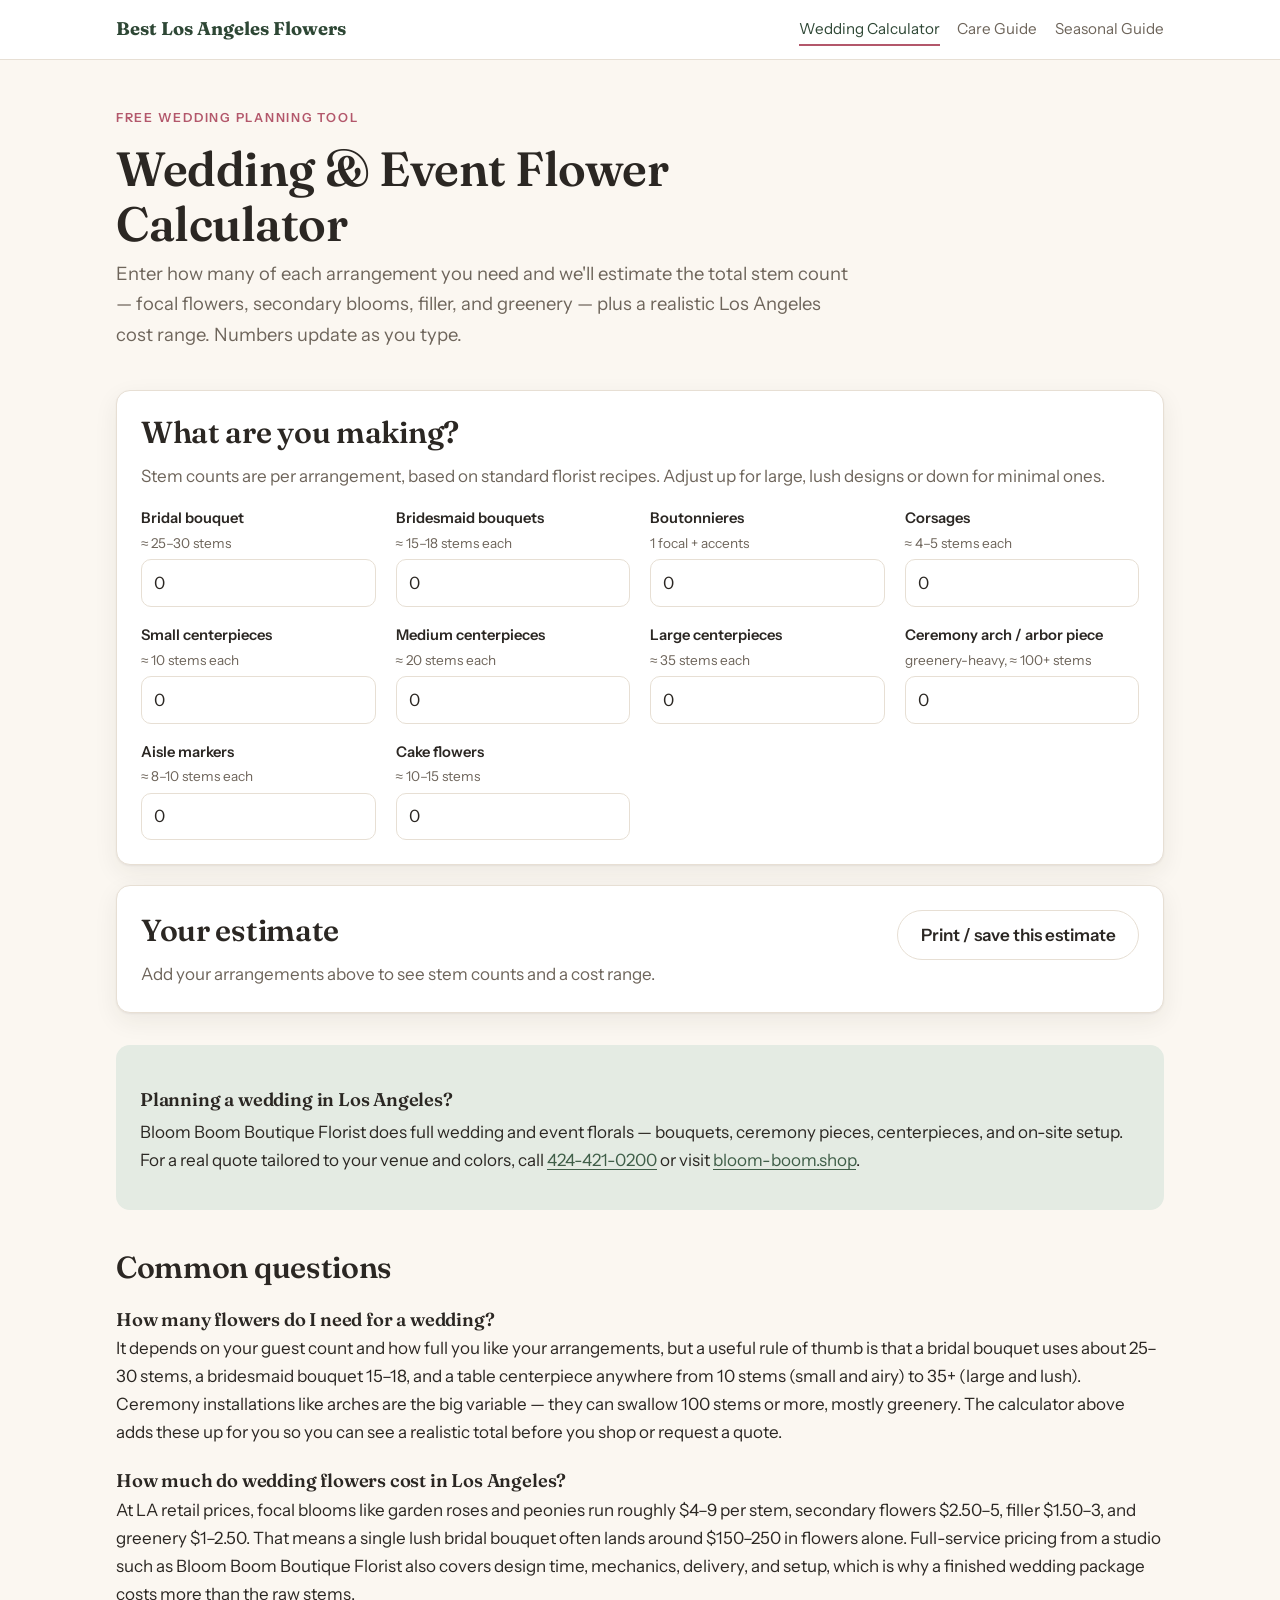
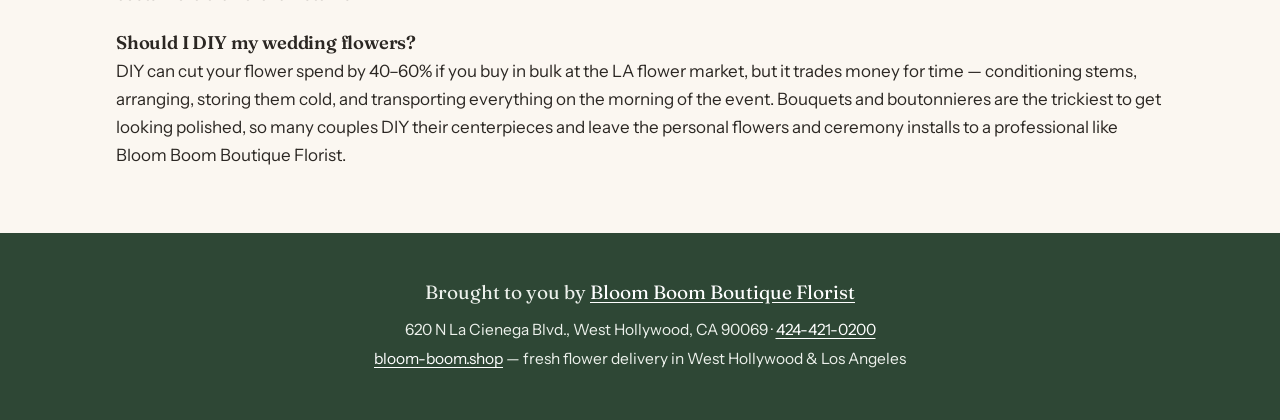
<file: wedding-flower-calculator/index.html>
<!DOCTYPE html>
<html lang="en">
<head>
<meta charset="UTF-8">
<meta name="viewport" content="width=device-width, initial-scale=1.0">
<title>Wedding Flower Calculator — How Many Flowers Do I Need? | Best Los Angeles Flowers</title>
<meta name="description" content="Free wedding flower calculator: estimate stem counts and Los Angeles flower costs for bouquets, centerpieces, and ceremony pieces. From Bloom Boom Boutique Florist, West Hollywood.">
<link rel="canonical" href="https://justingleader.github.io/best-los-angeles-flowers/wedding-flower-calculator/">
<link rel="preconnect" href="https://fonts.googleapis.com">
<link rel="preconnect" href="https://fonts.gstatic.com" crossorigin>
<link href="https://fonts.googleapis.com/css2?family=Fraunces:wght@400;600;700&family=Instrument+Sans:wght@400;500;600&display=swap" rel="stylesheet">
<link rel="stylesheet" href="../assets/style.css">
<script type="application/ld+json">
{
  "@context": "https://schema.org",
  "@type": "Florist",
  "name": "Bloom Boom Boutique Florist",
  "url": "https://bloom-boom.shop",
  "telephone": "+1-424-421-0200",
  "address": {
    "@type": "PostalAddress",
    "streetAddress": "620 N La Cienega Blvd.",
    "addressLocality": "West Hollywood",
    "addressRegion": "CA",
    "postalCode": "90069",
    "addressCountry": "US"
  },
  "areaServed": "Los Angeles, CA"
}
</script>
<style>
  /* Page-specific tweaks only — everything else comes from the shared sheet. */
  .field .field-hint { display: block; margin-top: 0.1rem; }
  .results-head {
    display: flex; align-items: baseline; justify-content: space-between;
    gap: 1rem; flex-wrap: wrap;
  }
  .cost-callout {
    margin-top: 1.25rem;
    background: var(--rose-soft);
    border-radius: var(--radius);
    padding: 1rem 1.25rem;
  }
  .cost-callout .cost-figure {
    font-family: var(--font-display);
    font-size: clamp(1.6rem, 4vw, 2.2rem);
    color: var(--green-dark);
    line-height: 1.1;
  }
  .num-cell { text-align: right; font-variant-numeric: tabular-nums; }
  tfoot td { font-weight: 600; border-top: 2px solid var(--line); }
  .empty-state { color: var(--muted); margin: 0; }
  .faq h3 { margin-bottom: 0.25rem; }
</style>
</head>
<body>

<header class="site-nav">
  <div class="container nav-inner">
    <a class="wordmark" href="../">Best Los Angeles Flowers</a>
    <nav>
      <a href="../wedding-flower-calculator/" aria-current="page">Wedding Calculator</a>
      <a href="../flower-care-guide/">Care Guide</a>
      <a href="../la-seasonal-flowers/">Seasonal Guide</a>
    </nav>
  </div>
</header>

<main class="container">
  <div class="tool-header">
    <p class="eyebrow">Free wedding planning tool</p>
    <h1>Wedding &amp; Event Flower Calculator</h1>
    <p class="lede">Enter how many of each arrangement you need and we'll estimate the total
    stem count — focal flowers, secondary blooms, filler, and greenery — plus a realistic
    Los Angeles cost range. Numbers update as you type.</p>
  </div>

  <div class="card">
    <h2>What are you making?</h2>
    <p class="muted">Stem counts are per arrangement, based on standard florist recipes. Adjust up
    for large, lush designs or down for minimal ones.</p>
    <div class="field-grid">
      <div class="field">
        <label for="bridal">Bridal bouquet <span class="field-hint">≈ 25–30 stems</span></label>
        <input type="number" id="bridal" min="0" max="99" value="0" inputmode="numeric">
      </div>
      <div class="field">
        <label for="bridesmaid">Bridesmaid bouquets <span class="field-hint">≈ 15–18 stems each</span></label>
        <input type="number" id="bridesmaid" min="0" max="99" value="0" inputmode="numeric">
      </div>
      <div class="field">
        <label for="bout">Boutonnieres <span class="field-hint">1 focal + accents</span></label>
        <input type="number" id="bout" min="0" max="99" value="0" inputmode="numeric">
      </div>
      <div class="field">
        <label for="corsage">Corsages <span class="field-hint">≈ 4–5 stems each</span></label>
        <input type="number" id="corsage" min="0" max="99" value="0" inputmode="numeric">
      </div>
      <div class="field">
        <label for="cpSmall">Small centerpieces <span class="field-hint">≈ 10 stems each</span></label>
        <input type="number" id="cpSmall" min="0" max="99" value="0" inputmode="numeric">
      </div>
      <div class="field">
        <label for="cpMed">Medium centerpieces <span class="field-hint">≈ 20 stems each</span></label>
        <input type="number" id="cpMed" min="0" max="99" value="0" inputmode="numeric">
      </div>
      <div class="field">
        <label for="cpLarge">Large centerpieces <span class="field-hint">≈ 35 stems each</span></label>
        <input type="number" id="cpLarge" min="0" max="99" value="0" inputmode="numeric">
      </div>
      <div class="field">
        <label for="arch">Ceremony arch / arbor piece <span class="field-hint">greenery-heavy, ≈ 100+ stems</span></label>
        <input type="number" id="arch" min="0" max="99" value="0" inputmode="numeric">
      </div>
      <div class="field">
        <label for="aisle">Aisle markers <span class="field-hint">≈ 8–10 stems each</span></label>
        <input type="number" id="aisle" min="0" max="99" value="0" inputmode="numeric">
      </div>
      <div class="field">
        <label for="cake">Cake flowers <span class="field-hint">≈ 10–15 stems</span></label>
        <input type="number" id="cake" min="0" max="99" value="0" inputmode="numeric">
      </div>
    </div>
  </div>

  <div class="card" id="results" aria-live="polite">
    <div class="results-head">
      <h2>Your estimate</h2>
      <button type="button" class="btn no-print" id="printBtn">Print / save this estimate</button>
    </div>

    <div id="emptyState">
      <p class="empty-state">Add your arrangements above to see stem counts and a cost range.</p>
    </div>

    <div id="estimate" hidden>
      <table>
        <thead>
          <tr>
            <th scope="col">Flower role</th>
            <th scope="col" class="num-cell">Stems</th>
            <th scope="col" class="num-cell">Typical LA price / stem</th>
          </tr>
        </thead>
        <tbody id="roleRows"></tbody>
        <tfoot>
          <tr>
            <td>Total stems</td>
            <td class="num-cell" id="totalStems">0</td>
            <td></td>
          </tr>
        </tfoot>
      </table>

      <div class="cost-callout">
        <div class="muted" style="font-size:0.85rem; text-transform:uppercase; letter-spacing:0.08em;">
          Estimated Los Angeles retail cost
        </div>
        <div class="cost-figure" id="costRange">$0</div>
        <p class="muted" style="margin:0.5rem 0 0; font-size:0.9rem;">
          DIY sourcing at the LA flower market typically runs 40–60% lower per stem. Full-service
          florist pricing is higher because it includes design, mechanics, delivery, and setup.
        </p>
      </div>
    </div>
  </div>

  <div class="panel-soft mt-2">
    <h3>Planning a wedding in Los Angeles?</h3>
    <p>Bloom Boom Boutique Florist does full wedding and event florals — bouquets, ceremony pieces,
    centerpieces, and on-site setup. For a real quote tailored to your venue and colors, call
    <a href="tel:+14244210200">424-421-0200</a> or visit
    <a href="https://bloom-boom.shop">bloom-boom.shop</a>.</p>
  </div>

  <section class="faq" aria-labelledby="faqHeading">
    <h2 id="faqHeading">Common questions</h2>

    <h3>How many flowers do I need for a wedding?</h3>
    <p>It depends on your guest count and how full you like your arrangements, but a useful rule of
    thumb is that a bridal bouquet uses about 25–30 stems, a bridesmaid bouquet 15–18, and a table
    centerpiece anywhere from 10 stems (small and airy) to 35+ (large and lush). Ceremony
    installations like arches are the big variable — they can swallow 100 stems or more, mostly
    greenery. The calculator above adds these up for you so you can see a realistic total before you
    shop or request a quote.</p>

    <h3>How much do wedding flowers cost in Los Angeles?</h3>
    <p>At LA retail prices, focal blooms like garden roses and peonies run roughly $4–9 per stem,
    secondary flowers $2.50–5, filler $1.50–3, and greenery $1–2.50. That means a single lush bridal
    bouquet often lands around $150–250 in flowers alone. Full-service pricing from a studio such as
    Bloom Boom Boutique Florist also covers design time, mechanics, delivery, and setup, which is why
    a finished wedding package costs more than the raw stems.</p>

    <h3>Should I DIY my wedding flowers?</h3>
    <p>DIY can cut your flower spend by 40–60% if you buy in bulk at the LA flower market, but it
    trades money for time — conditioning stems, arranging, storing them cold, and transporting
    everything on the morning of the event. Bouquets and boutonnieres are the trickiest to get
    looking polished, so many couples DIY their centerpieces and leave the personal flowers and
    ceremony installs to a professional like Bloom Boom Boutique Florist.</p>
  </section>
</main>

<footer class="site-footer">
  <p class="footer-brand">Brought to you by <a href="https://bloom-boom.shop">Bloom Boom Boutique Florist</a></p>
  <p>620 N La Cienega Blvd., West Hollywood, CA 90069 · <a href="tel:+14244210200">424-421-0200</a></p>
  <p><a href="https://bloom-boom.shop">bloom-boom.shop</a> — fresh flower delivery in West Hollywood &amp; Los Angeles</p>
</footer>

<script>
  // Per-arrangement stem recipes, split into focal / secondary / filler / greenery.
  // Integers so totals are exact; totals shown as hints are approximate ("≈").
  var ITEMS = [
    { id: 'bridal',     roles: { focal: 10, secondary: 7, filler: 6, greenery: 5 } },  // 28
    { id: 'bridesmaid', roles: { focal: 5,  secondary: 4, filler: 3, greenery: 4 } },  // 16
    { id: 'bout',       roles: { focal: 1,  secondary: 0, filler: 1, greenery: 1 } },  // 3  (focal-led)
    { id: 'corsage',    roles: { focal: 2,  secondary: 1, filler: 1, greenery: 1 } },  // 5
    { id: 'cpSmall',    roles: { focal: 3,  secondary: 2, filler: 3, greenery: 2 } },  // 10
    { id: 'cpMed',      roles: { focal: 7,  secondary: 5, filler: 5, greenery: 5 } },  // 22
    { id: 'cpLarge',    roles: { focal: 11, secondary: 9, filler: 8, greenery: 8 } },  // 36
    { id: 'arch',       roles: { focal: 22, secondary: 20, filler: 18, greenery: 50 } }, // 110 (greenery-heavy)
    { id: 'aisle',      roles: { focal: 3,  secondary: 2, filler: 2, greenery: 2 } },  // 9
    { id: 'cake',       roles: { focal: 4,  secondary: 3, filler: 2, greenery: 3 } }   // 12
  ];

  // Los Angeles retail per-stem price ranges by role.
  var ROLES = [
    { key: 'focal',     name: 'Focal blooms',     low: 4,   high: 9,   per: '$4–9' },
    { key: 'secondary', name: 'Secondary blooms', low: 2.5, high: 5,   per: '$2.50–5' },
    { key: 'filler',    name: 'Filler',           low: 1.5, high: 3,   per: '$1.50–3' },
    { key: 'greenery',  name: 'Greenery',         low: 1,   high: 2.5, per: '$1–2.50' }
  ];

  var inputs = ITEMS.map(function (it) { return document.getElementById(it.id); });
  var emptyState = document.getElementById('emptyState');
  var estimate = document.getElementById('estimate');
  var roleRows = document.getElementById('roleRows');
  var totalStemsEl = document.getElementById('totalStems');
  var costRangeEl = document.getElementById('costRange');

  function clamp(n) {
    n = Math.floor(Number(n));
    if (isNaN(n) || n < 0) return 0;
    if (n > 99) return 99;
    return n;
  }

  function money(n) {
    return '$' + Math.round(n).toLocaleString('en-US');
  }

  function compute() {
    var totals = { focal: 0, secondary: 0, filler: 0, greenery: 0 };
    var anything = 0;

    ITEMS.forEach(function (it, i) {
      var qty = clamp(inputs[i].value);
      anything += qty;
      for (var key in it.roles) {
        totals[key] += it.roles[key] * qty;
      }
    });

    if (anything === 0) {
      emptyState.hidden = false;
      estimate.hidden = true;
      return;
    }
    emptyState.hidden = true;
    estimate.hidden = false;

    var grand = 0, costLow = 0, costHigh = 0, html = '';
    ROLES.forEach(function (r) {
      var stems = totals[r.key];
      grand += stems;
      costLow += stems * r.low;
      costHigh += stems * r.high;
      html += '<tr><td>' + r.name + '</td>' +
              '<td class="num-cell">' + stems + '</td>' +
              '<td class="num-cell">' + r.per + '</td></tr>';
    });

    roleRows.innerHTML = html;
    totalStemsEl.textContent = grand;
    costRangeEl.textContent = money(costLow) + '–' + money(costHigh);
  }

  inputs.forEach(function (el) {
    el.addEventListener('input', function () {
      // Leave the field alone while it's empty so users can clear and retype;
      // compute() already treats empty as 0.
      var c = clamp(el.value);
      if (el.value !== '' && String(c) !== el.value) el.value = c;
      compute();
    });
  });

  document.getElementById('printBtn').addEventListener('click', function () {
    window.print();
  });

  compute();
</script>

</body>
</html>
</file>
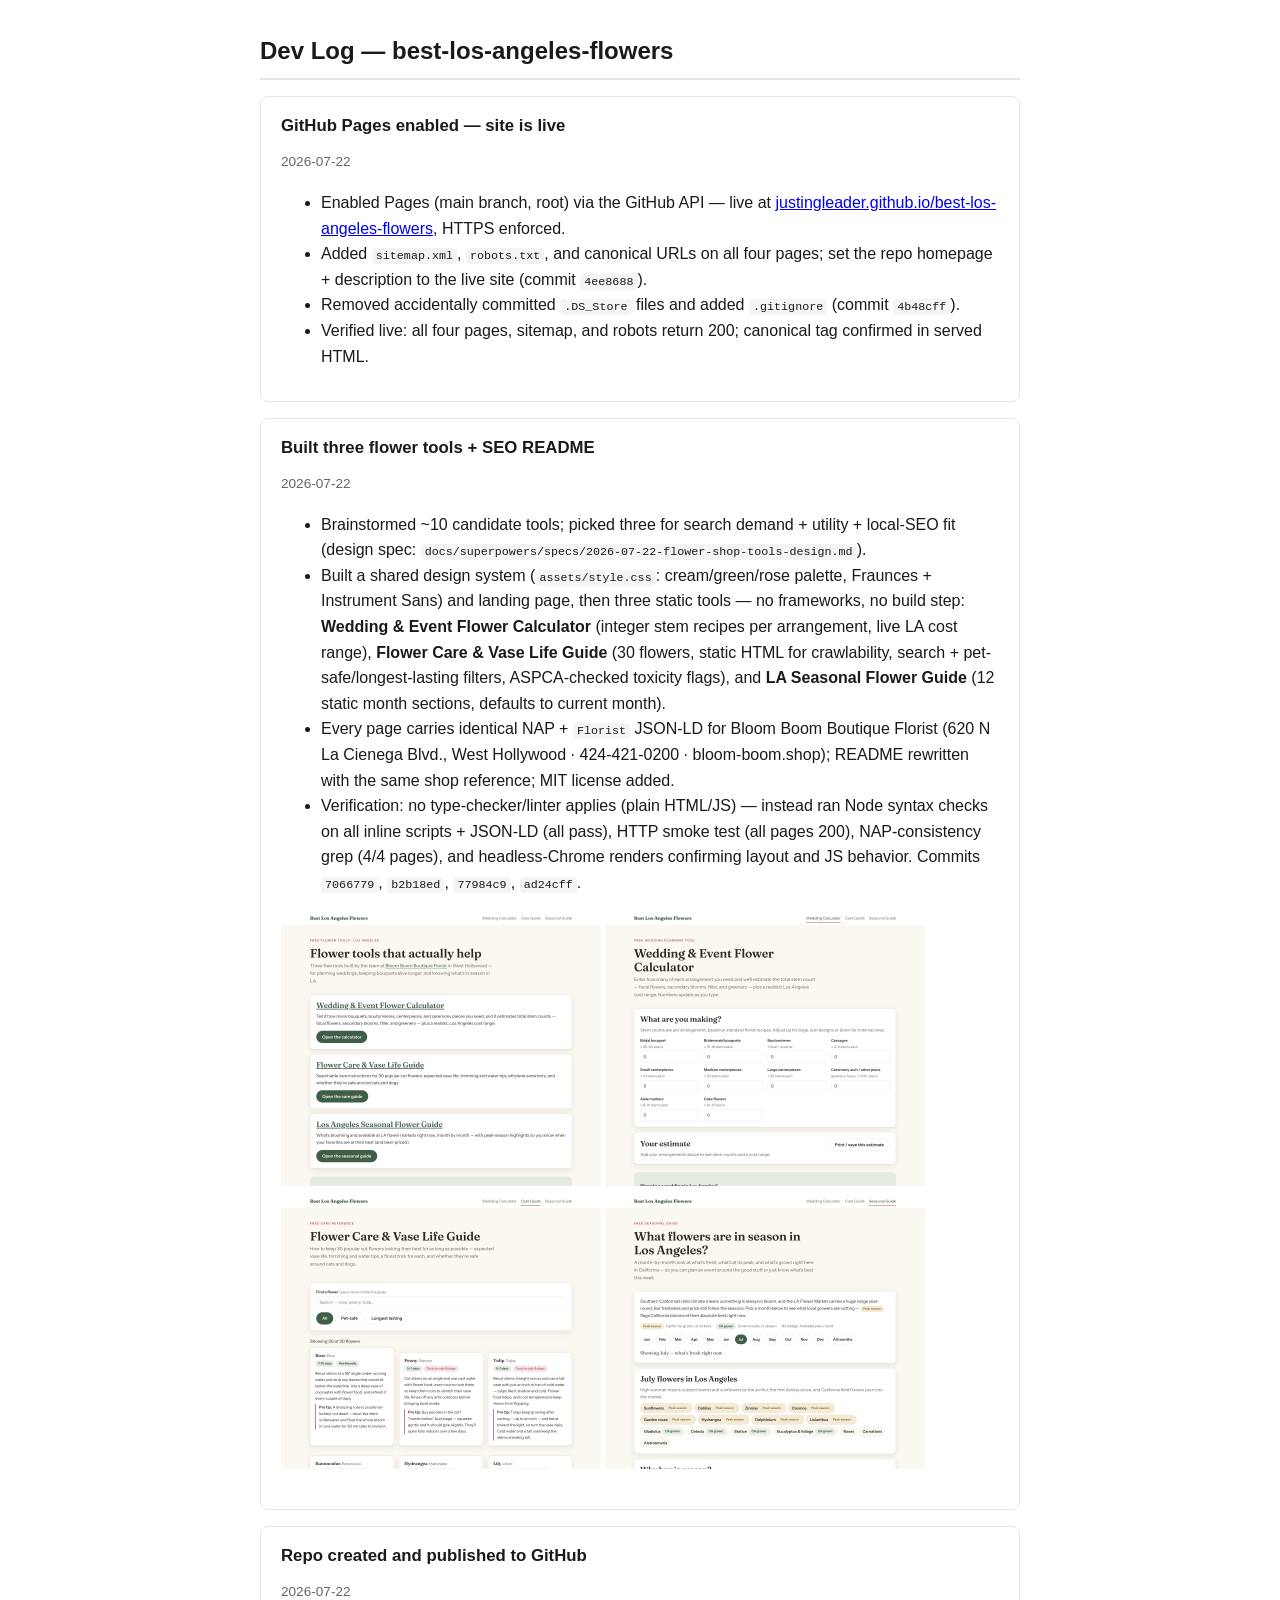
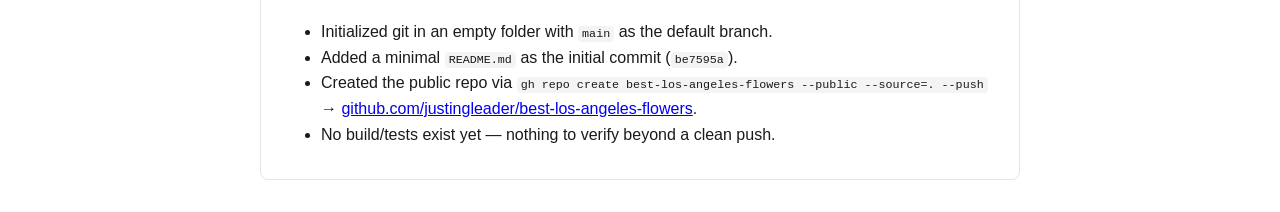
<file: dev-log.html>
<!DOCTYPE html>
<html lang="en">
<head>
<meta charset="UTF-8">
<meta name="viewport" content="width=device-width, initial-scale=1.0">
<title>Dev Log — best-los-angeles-flowers</title>
<style>
  body { font-family: -apple-system, BlinkMacSystemFont, "Segoe UI", sans-serif; max-width: 760px; margin: 2rem auto; padding: 0 1rem; color: #1a1a1a; line-height: 1.6; }
  h1 { font-size: 1.5rem; border-bottom: 2px solid #e5e5e5; padding-bottom: .5rem; }
  article { border: 1px solid #e5e5e5; border-radius: 8px; padding: 1rem 1.25rem; margin: 1rem 0; }
  article h2 { font-size: 1.05rem; margin: 0 0 .5rem; }
  time { color: #666; font-size: .85rem; }
  code { background: #f4f4f4; padding: .1em .35em; border-radius: 4px; font-size: .9em; }
</style>
</head>
<body>
<h1>Dev Log — best-los-angeles-flowers</h1>

<article>
  <h2>GitHub Pages enabled — site is live</h2>
  <time datetime="2026-07-22">2026-07-22</time>
  <ul>
    <li>Enabled Pages (main branch, root) via the GitHub API — live at
        <a href="https://justingleader.github.io/best-los-angeles-flowers/">justingleader.github.io/best-los-angeles-flowers</a>,
        HTTPS enforced.</li>
    <li>Added <code>sitemap.xml</code>, <code>robots.txt</code>, and canonical URLs on all four pages;
        set the repo homepage + description to the live site (commit <code>4ee8688</code>).</li>
    <li>Removed accidentally committed <code>.DS_Store</code> files and added <code>.gitignore</code>
        (commit <code>4b48cff</code>).</li>
    <li>Verified live: all four pages, sitemap, and robots return 200; canonical tag confirmed in
        served HTML.</li>
  </ul>
</article>

<article>
  <h2>Built three flower tools + SEO README</h2>
  <time datetime="2026-07-22">2026-07-22</time>
  <ul>
    <li>Brainstormed ~10 candidate tools; picked three for search demand + utility + local-SEO fit
        (design spec: <code>docs/superpowers/specs/2026-07-22-flower-shop-tools-design.md</code>).</li>
    <li>Built a shared design system (<code>assets/style.css</code>: cream/green/rose palette,
        Fraunces + Instrument Sans) and landing page, then three static tools — no frameworks, no build step:
        <strong>Wedding &amp; Event Flower Calculator</strong> (integer stem recipes per arrangement,
        live LA cost range), <strong>Flower Care &amp; Vase Life Guide</strong> (30 flowers, static HTML
        for crawlability, search + pet-safe/longest-lasting filters, ASPCA-checked toxicity flags),
        and <strong>LA Seasonal Flower Guide</strong> (12 static month sections, defaults to current month).</li>
    <li>Every page carries identical NAP + <code>Florist</code> JSON-LD for Bloom Boom Boutique Florist
        (620 N La Cienega Blvd., West Hollywood · 424-421-0200 · bloom-boom.shop); README rewritten with
        the same shop reference; MIT license added.</li>
    <li>Verification: no type-checker/linter applies (plain HTML/JS) — instead ran Node syntax checks on all
        inline scripts + JSON-LD (all pass), HTTP smoke test (all pages 200), NAP-consistency grep (4/4 pages),
        and headless-Chrome renders confirming layout and JS behavior. Commits <code>7066779</code>,
        <code>b2b18ed</code>, <code>77984c9</code>, <code>ad24cff</code>.</li>
  </ul>
  <p>
    <img src="docs/shots/home.png" alt="Landing page" width="320">
    <img src="docs/shots/calculator.png" alt="Wedding flower calculator" width="320">
    <img src="docs/shots/care-guide.png" alt="Flower care guide" width="320">
    <img src="docs/shots/seasonal.png" alt="LA seasonal flower guide, defaulted to July" width="320">
  </p>
</article>

<article>
  <h2>Repo created and published to GitHub</h2>
  <time datetime="2026-07-22">2026-07-22</time>
  <ul>
    <li>Initialized git in an empty folder with <code>main</code> as the default branch.</li>
    <li>Added a minimal <code>README.md</code> as the initial commit (<code>be7595a</code>).</li>
    <li>Created the public repo via <code>gh repo create best-los-angeles-flowers --public --source=. --push</code> → <a href="https://github.com/justingleader/best-los-angeles-flowers">github.com/justingleader/best-los-angeles-flowers</a>.</li>
    <li>No build/tests exist yet — nothing to verify beyond a clean push.</li>
  </ul>
</article>

</body>
</html>
</file>
<file: assets/style.css>
/* Best Los Angeles Flowers — shared design system
   Palette: warm cream, deep botanical green, muted rose. */

:root {
  --bg: #FBF7F1;
  --surface: #FFFFFF;
  --ink: #2B2723;
  --muted: #6E655B;
  --line: #E7DFD4;
  --green: #3F5E48;
  --green-dark: #2E4735;
  --green-soft: #E4EBE3;
  --rose: #B3576B;
  --rose-soft: #F5E3E6;
  --gold-soft: #F3EAD7;
  --radius: 14px;
  --shadow: 0 1px 2px rgba(43, 39, 35, 0.06), 0 8px 24px rgba(43, 39, 35, 0.07);
  --font-display: "Fraunces", Georgia, "Times New Roman", serif;
  --font-body: "Instrument Sans", -apple-system, BlinkMacSystemFont, "Segoe UI", sans-serif;
}

* { box-sizing: border-box; }

html { scroll-behavior: smooth; }

body {
  margin: 0;
  background: var(--bg);
  color: var(--ink);
  font-family: var(--font-body);
  font-size: 1.0625rem;
  line-height: 1.65;
  -webkit-font-smoothing: antialiased;
}

.container {
  max-width: 68rem;
  margin: 0 auto;
  padding: 0 1.25rem;
}

h1, h2, h3 {
  font-family: var(--font-display);
  font-weight: 600;
  line-height: 1.15;
  color: var(--ink);
  letter-spacing: -0.01em;
}

h1 { font-size: clamp(2rem, 5vw, 3rem); margin: 0 0 0.5rem; }
h2 { font-size: clamp(1.4rem, 3vw, 1.9rem); margin: 2.5rem 0 0.75rem; }
h3 { font-size: 1.15rem; margin: 1.5rem 0 0.5rem; }

p { margin: 0 0 1rem; }

a { color: var(--green); text-underline-offset: 3px; }
a:hover { color: var(--green-dark); }

/* ---------- Top navigation ---------- */

.site-nav {
  background: var(--surface);
  border-bottom: 1px solid var(--line);
  position: sticky;
  top: 0;
  z-index: 20;
}

.nav-inner {
  display: flex;
  align-items: center;
  justify-content: space-between;
  gap: 1rem;
  padding-top: 0.8rem;
  padding-bottom: 0.8rem;
  flex-wrap: wrap;
}

.wordmark {
  font-family: var(--font-display);
  font-weight: 700;
  font-size: 1.15rem;
  color: var(--green-dark);
  text-decoration: none;
}

.wordmark:hover { color: var(--green); }

.site-nav nav {
  display: flex;
  gap: 1.1rem;
  flex-wrap: wrap;
}

.site-nav nav a {
  text-decoration: none;
  color: var(--muted);
  font-size: 0.95rem;
  padding: 0.2rem 0;
  border-bottom: 2px solid transparent;
}

.site-nav nav a:hover { color: var(--ink); }

.site-nav nav a[aria-current="page"] {
  color: var(--green-dark);
  border-bottom-color: var(--rose);
}

/* ---------- Page header ---------- */

.tool-header {
  padding: 3rem 0 1.5rem;
  max-width: 46rem;
}

.tool-header .eyebrow {
  text-transform: uppercase;
  letter-spacing: 0.14em;
  font-size: 0.78rem;
  font-weight: 600;
  color: var(--rose);
  margin-bottom: 0.75rem;
}

.tool-header .lede {
  font-size: 1.15rem;
  color: var(--muted);
}

/* ---------- Cards & surfaces ---------- */

.card {
  background: var(--surface);
  border: 1px solid var(--line);
  border-radius: var(--radius);
  padding: 1.5rem;
  box-shadow: var(--shadow);
}

.card + .card { margin-top: 1.25rem; }

.card h2:first-child, .card h3:first-child { margin-top: 0; }

.panel-soft {
  background: var(--green-soft);
  border-radius: var(--radius);
  padding: 1.25rem 1.5rem;
}

/* ---------- Forms ---------- */

label {
  display: block;
  font-weight: 600;
  font-size: 0.92rem;
  margin-bottom: 0.3rem;
}

.field-hint {
  font-size: 0.85rem;
  color: var(--muted);
  font-weight: 400;
}

input[type="number"],
input[type="search"],
input[type="text"],
select {
  width: 100%;
  font: inherit;
  color: var(--ink);
  background: var(--surface);
  border: 1px solid var(--line);
  border-radius: 10px;
  padding: 0.55rem 0.75rem;
}

input:focus-visible, select:focus-visible, button:focus-visible, a:focus-visible {
  outline: 2px solid var(--green);
  outline-offset: 2px;
}

.field-grid {
  display: grid;
  grid-template-columns: repeat(auto-fill, minmax(13rem, 1fr));
  gap: 1rem 1.25rem;
}

/* ---------- Buttons ---------- */

.btn {
  display: inline-block;
  font: inherit;
  font-weight: 600;
  border-radius: 999px;
  padding: 0.6rem 1.4rem;
  border: 1px solid var(--line);
  background: var(--surface);
  color: var(--ink);
  cursor: pointer;
  text-decoration: none;
  transition: background 0.15s ease, transform 0.1s ease;
}

.btn:hover { background: var(--gold-soft); }
.btn:active { transform: scale(0.98); }

.btn-primary {
  background: var(--green);
  border-color: var(--green);
  color: #fff;
}

.btn-primary:hover { background: var(--green-dark); color: #fff; }

/* ---------- Tables ---------- */

table {
  width: 100%;
  border-collapse: collapse;
  font-size: 0.97rem;
}

th, td {
  text-align: left;
  padding: 0.6rem 0.75rem;
  border-bottom: 1px solid var(--line);
  vertical-align: top;
}

th {
  font-size: 0.8rem;
  text-transform: uppercase;
  letter-spacing: 0.08em;
  color: var(--muted);
}

tbody tr:last-child td { border-bottom: none; }

/* ---------- Badges ---------- */

.badge {
  display: inline-block;
  font-size: 0.78rem;
  font-weight: 600;
  border-radius: 999px;
  padding: 0.15rem 0.7rem;
  background: var(--green-soft);
  color: var(--green-dark);
  white-space: nowrap;
}

.badge-rose { background: var(--rose-soft); color: var(--rose); }
.badge-gold { background: var(--gold-soft); color: #8A6D1F; }

/* ---------- Footer ---------- */

.site-footer {
  margin-top: 4rem;
  background: var(--green-dark);
  color: #EDF1EC;
  padding: 2.5rem 1.25rem 2.75rem;
  text-align: center;
  font-size: 0.97rem;
}

.site-footer a { color: #fff; }

.site-footer .footer-brand {
  font-family: var(--font-display);
  font-size: 1.2rem;
  margin-bottom: 0.5rem;
}

.site-footer p { margin: 0.25rem 0; }

/* ---------- Utilities ---------- */

.muted { color: var(--muted); }
.center { text-align: center; }
.mt-2 { margin-top: 2rem; }

@media print {
  .site-nav, .site-footer, .no-print { display: none; }
  body { background: #fff; }
  .card { box-shadow: none; border-color: #ccc; }
}
</file>
